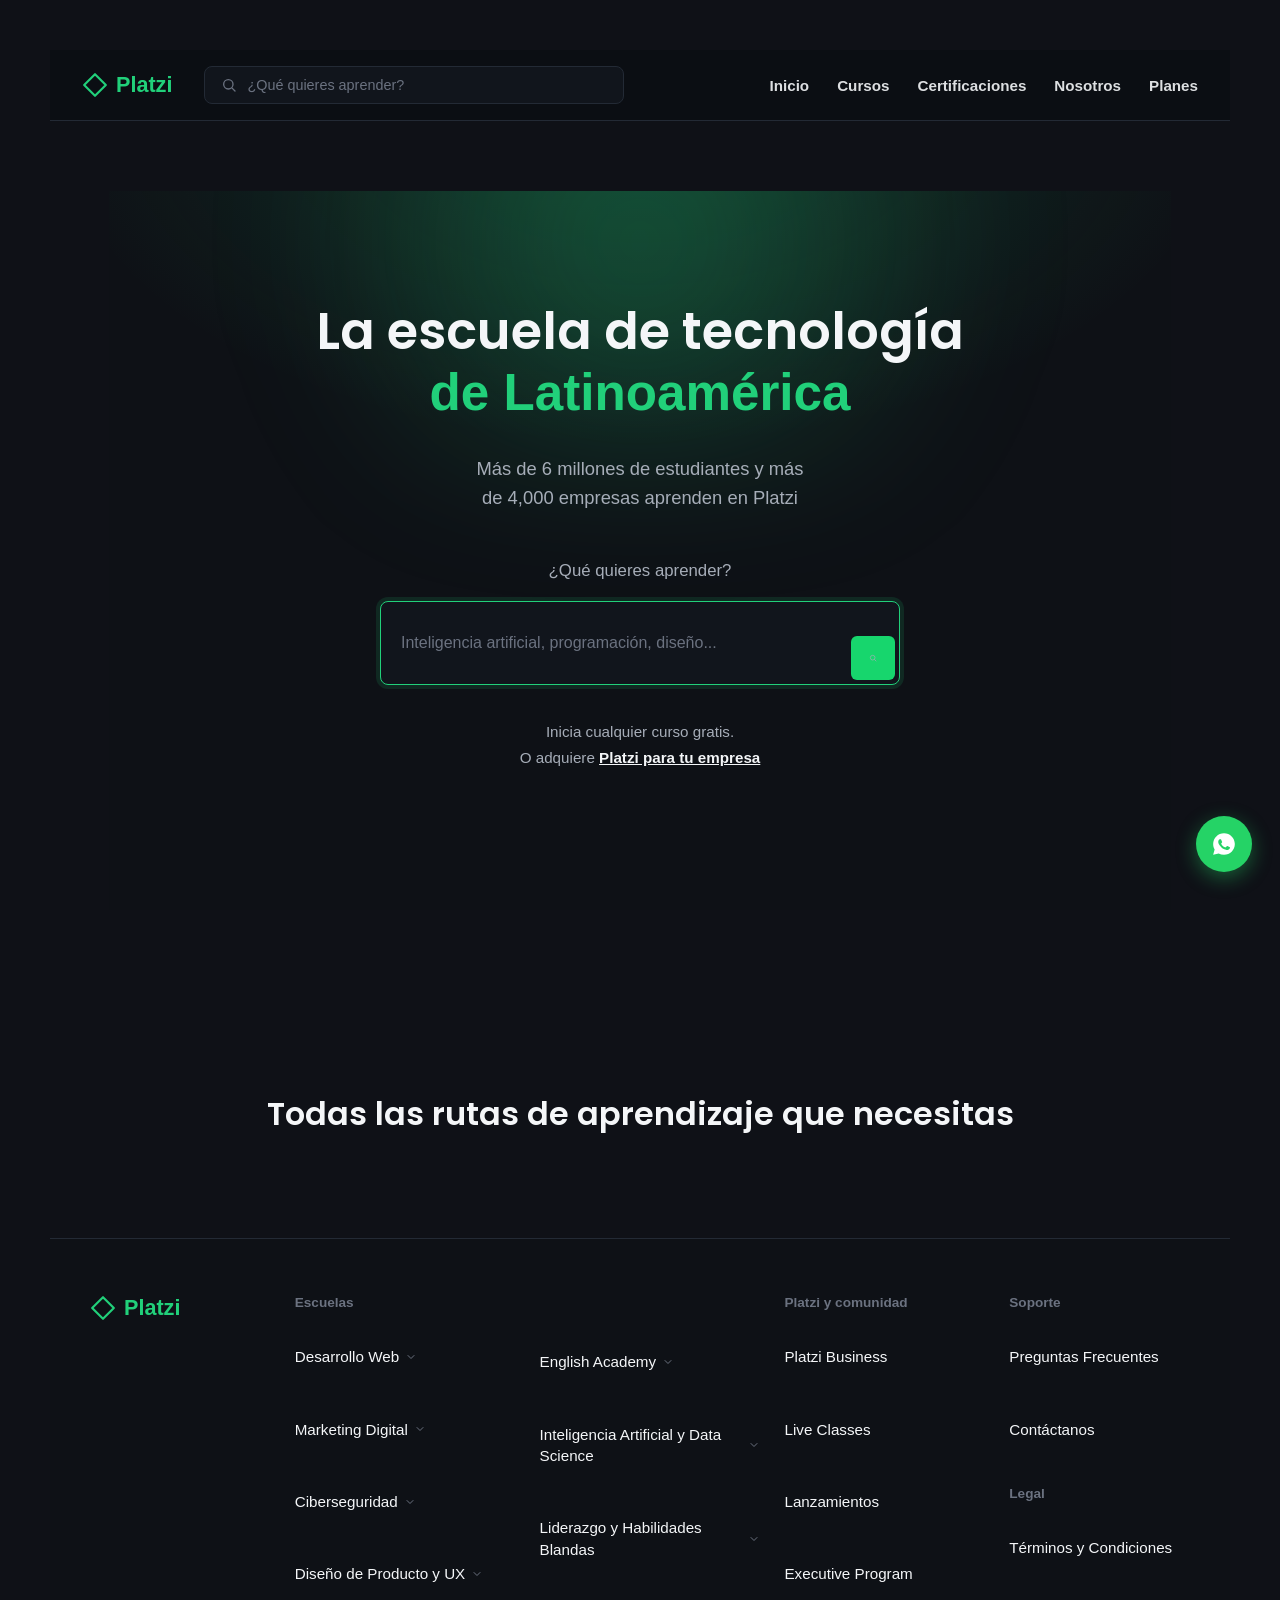
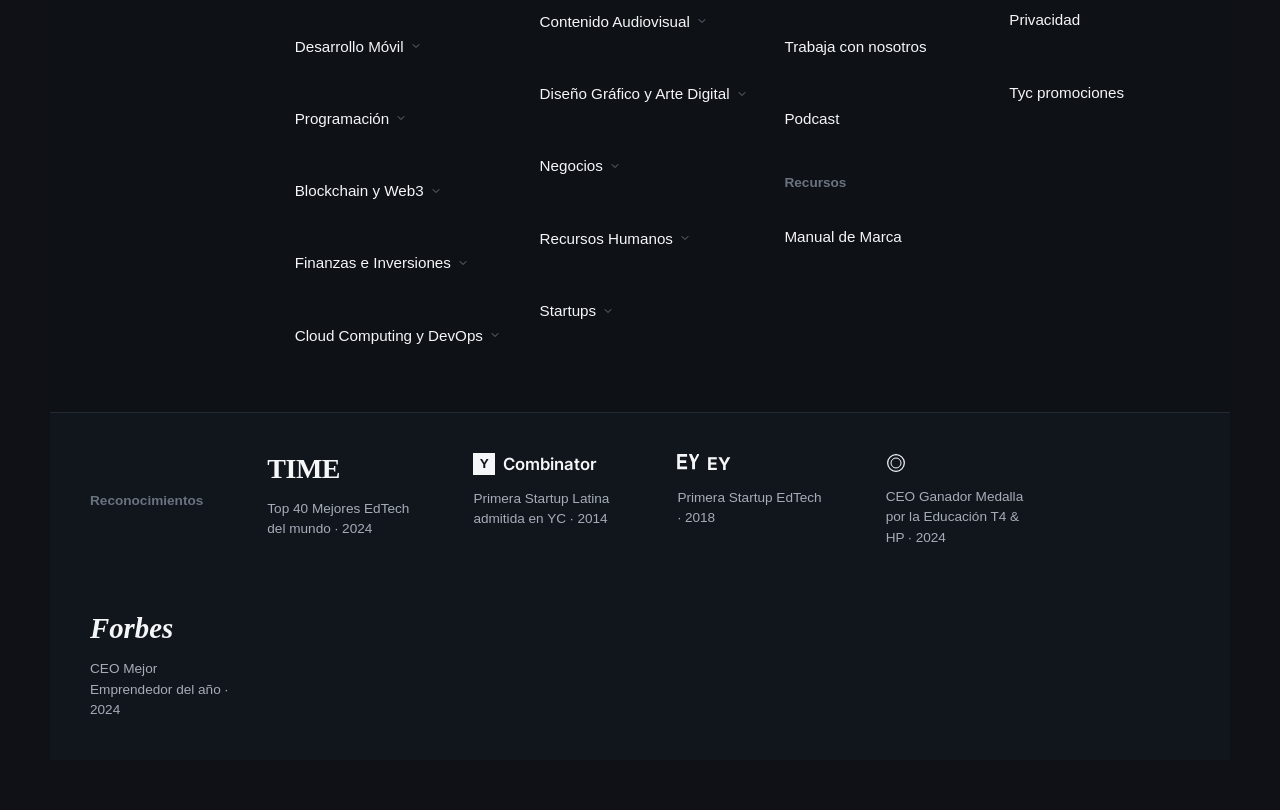
<file: index.html>
<!DOCTYPE html>
<html lang="es">

<head>
    <meta charset="UTF-8">
    <meta name="viewport" content="width=device-width, initial-scale=1.0">
    <title>Platzi | La escuela de tecnología de Latinoamérica</title>
    <link rel="stylesheet" href="stylesheet.css">
    <link rel="preconnect" href="https://fonts.googleapis.com">
    <link
        href="https://fonts.googleapis.com/css2?family=Poppins:wght@500;600;700&family=Inter:wght@400;500;600&display=swap"
        rel="stylesheet">
</head>

<body>

    <header class="navbar">
        <div class="navbar__inner">
            <a href="./index.html" class="brand">
                <svg class="brand__icon" width="26" height="26" viewBox="0 0 24 24" fill="none">
                    <path d="M12 2L22 12L12 22L2 12L12 2Z" stroke="currentColor" stroke-width="2"
                        stroke-linejoin="round" />
                </svg>
                <span>Platzi</span>
            </a>

            <div class="searchbar">
                <svg width="16" height="16" viewBox="0 0 24 24" fill="none">
                    <circle cx="11" cy="11" r="7" stroke="currentColor" stroke-width="2" />
                    <line x1="21" y1="21" x2="16.65" y2="16.65" stroke="currentColor" stroke-width="2"
                        stroke-linecap="round" />
                </svg>
                <input type="text" placeholder="¿Qué quieres aprender?">
            </div>

            <nav class="nav-links">
                <a href="index.html">Inicio</a>
                <a href="cursos.html">Cursos</a>
                <a href="certificaciones.html">Certificaciones</a>
                <a href="nosotros.html">Nosotros</a>
                <a href="planes.html">Planes</a>
            </nav>
        </div>
    </header>

    <main>
        <section class="hero">
            <div class="hero__glow"></div>
            <div class="hero__content">
                <h1 class="hero__title">
                    La escuela de tecnología
                    <span class="hero__title--accent">de Latinoamérica</span>
                </h1>

                <p class="hero__subtitle">
                    Más de 6 millones de estudiantes y más<br>
                    de 4,000 empresas aprenden en Platzi
                </p>

                <p class="hero__question">¿Qué quieres aprender?</p>

                <form class="hero__search" onsubmit="return false;">
                    <input type="text" placeholder="Inteligencia artificial, programación, diseño...">
                    <button type="submit" aria-label="Buscar">
                        <svg width="18" height="18" viewBox="0 0 24 24" fill="none">
                            <circle cx="11" cy="11" r="7" stroke="currentColor" stroke-width="2" />
                            <line x1="21" y1="21" x2="16.65" y2="16.65" stroke="currentColor" stroke-width="2"
                                stroke-linecap="round" />
                        </svg>
                    </button>
                </form>

                <p class="hero__cta">
                    Inicia cualquier curso gratis.<br>
                    O adquiere <a href="#">Platzi para tu empresa</a>
                </p>
            </div>
        </section>

        <section class="routes">
            <h2>Todas las rutas de aprendizaje que necesitas</h2>
        </section>
    </main>

    <footer class="footer">
        <div class="footer__main">
            <a href="#" class="brand footer__brand">
                <svg class="brand__icon" width="26" height="26" viewBox="0 0 24 24" fill="none">
                    <path d="M12 2L22 12L12 22L2 12L12 2Z" stroke="currentColor" stroke-width="2"
                        stroke-linejoin="round" />
                </svg>
                <span>Platzi</span>
            </a>

            <div class="footer__col">
                <h4>Escuelas</h4>
                <ul>
                    <li><a href="#">Desarrollo Web <svg class="chevron" width="12" height="12" viewBox="0 0 24 24"
                                fill="none">
                                <path d="M6 9l6 6 6-6" stroke="currentColor" stroke-width="2" stroke-linecap="round"
                                    stroke-linejoin="round" />
                            </svg></a></li>
                    <li><a href="#">Marketing Digital <svg class="chevron" width="12" height="12" viewBox="0 0 24 24"
                                fill="none">
                                <path d="M6 9l6 6 6-6" stroke="currentColor" stroke-width="2" stroke-linecap="round"
                                    stroke-linejoin="round" />
                            </svg></a></li>
                    <li><a href="#">Ciberseguridad <svg class="chevron" width="12" height="12" viewBox="0 0 24 24"
                                fill="none">
                                <path d="M6 9l6 6 6-6" stroke="currentColor" stroke-width="2" stroke-linecap="round"
                                    stroke-linejoin="round" />
                            </svg></a></li>
                    <li><a href="#">Diseño de Producto y UX <svg class="chevron" width="12" height="12"
                                viewBox="0 0 24 24" fill="none">
                                <path d="M6 9l6 6 6-6" stroke="currentColor" stroke-width="2" stroke-linecap="round"
                                    stroke-linejoin="round" />
                            </svg></a></li>
                    <li><a href="#">Desarrollo Móvil <svg class="chevron" width="12" height="12" viewBox="0 0 24 24"
                                fill="none">
                                <path d="M6 9l6 6 6-6" stroke="currentColor" stroke-width="2" stroke-linecap="round"
                                    stroke-linejoin="round" />
                            </svg></a></li>
                    <li><a href="#">Programación <svg class="chevron" width="12" height="12" viewBox="0 0 24 24"
                                fill="none">
                                <path d="M6 9l6 6 6-6" stroke="currentColor" stroke-width="2" stroke-linecap="round"
                                    stroke-linejoin="round" />
                            </svg></a></li>
                    <li><a href="#">Blockchain y Web3 <svg class="chevron" width="12" height="12" viewBox="0 0 24 24"
                                fill="none">
                                <path d="M6 9l6 6 6-6" stroke="currentColor" stroke-width="2" stroke-linecap="round"
                                    stroke-linejoin="round" />
                            </svg></a></li>
                    <li><a href="#">Finanzas e Inversiones <svg class="chevron" width="12" height="12"
                                viewBox="0 0 24 24" fill="none">
                                <path d="M6 9l6 6 6-6" stroke="currentColor" stroke-width="2" stroke-linecap="round"
                                    stroke-linejoin="round" />
                            </svg></a></li>
                    <li><a href="#">Cloud Computing y DevOps <svg class="chevron" width="12" height="12"
                                viewBox="0 0 24 24" fill="none">
                                <path d="M6 9l6 6 6-6" stroke="currentColor" stroke-width="2" stroke-linecap="round"
                                    stroke-linejoin="round" />
                            </svg></a></li>
                </ul>
            </div>

            <div class="footer__col footer__col--noheading">
                <ul>
                    <li><a href="#">English Academy <svg class="chevron" width="12" height="12" viewBox="0 0 24 24"
                                fill="none">
                                <path d="M6 9l6 6 6-6" stroke="currentColor" stroke-width="2" stroke-linecap="round"
                                    stroke-linejoin="round" />
                            </svg></a></li>
                    <li><a href="#">Inteligencia Artificial y Data Science <svg class="chevron" width="12" height="12"
                                viewBox="0 0 24 24" fill="none">
                                <path d="M6 9l6 6 6-6" stroke="currentColor" stroke-width="2" stroke-linecap="round"
                                    stroke-linejoin="round" />
                            </svg></a></li>
                    <li><a href="#">Liderazgo y Habilidades Blandas <svg class="chevron" width="12" height="12"
                                viewBox="0 0 24 24" fill="none">
                                <path d="M6 9l6 6 6-6" stroke="currentColor" stroke-width="2" stroke-linecap="round"
                                    stroke-linejoin="round" />
                            </svg></a></li>
                    <li><a href="#">Contenido Audiovisual <svg class="chevron" width="12" height="12"
                                viewBox="0 0 24 24" fill="none">
                                <path d="M6 9l6 6 6-6" stroke="currentColor" stroke-width="2" stroke-linecap="round"
                                    stroke-linejoin="round" />
                            </svg></a></li>
                    <li><a href="#">Diseño Gráfico y Arte Digital <svg class="chevron" width="12" height="12"
                                viewBox="0 0 24 24" fill="none">
                                <path d="M6 9l6 6 6-6" stroke="currentColor" stroke-width="2" stroke-linecap="round"
                                    stroke-linejoin="round" />
                            </svg></a></li>
                    <li><a href="#">Negocios <svg class="chevron" width="12" height="12" viewBox="0 0 24 24"
                                fill="none">
                                <path d="M6 9l6 6 6-6" stroke="currentColor" stroke-width="2" stroke-linecap="round"
                                    stroke-linejoin="round" />
                            </svg></a></li>
                    <li><a href="#">Recursos Humanos <svg class="chevron" width="12" height="12" viewBox="0 0 24 24"
                                fill="none">
                                <path d="M6 9l6 6 6-6" stroke="currentColor" stroke-width="2" stroke-linecap="round"
                                    stroke-linejoin="round" />
                            </svg></a></li>
                    <li><a href="#">Startups <svg class="chevron" width="12" height="12" viewBox="0 0 24 24"
                                fill="none">
                                <path d="M6 9l6 6 6-6" stroke="currentColor" stroke-width="2" stroke-linecap="round"
                                    stroke-linejoin="round" />
                            </svg></a></li>
                </ul>
            </div>

            <div class="footer__col">
                <h4>Platzi y comunidad</h4>
                <ul>
                    <li><a href="#">Platzi Business</a></li>
                    <li><a href="#">Live Classes</a></li>
                    <li><a href="#">Lanzamientos</a></li>
                    <li><a href="#">Executive Program</a></li>
                    <li><a href="#">Trabaja con nosotros</a></li>
                    <li><a href="#">Podcast</a></li>
                </ul>

                <h4 class="footer__subheading">Recursos</h4>
                <ul>
                    <li><a href="#">Manual de Marca</a></li>
                </ul>
            </div>

            <div class="footer__col">
                <h4>Soporte</h4>
                <ul>
                    <li><a href="#">Preguntas Frecuentes</a></li>
                    <li><a href="#">Contáctanos</a></li>
                </ul>

                <h4 class="footer__subheading">Legal</h4>
                <ul>
                    <li><a href="#">Términos y Condiciones</a></li>
                    <li><a href="#">Privacidad</a></li>
                    <li><a href="#">Tyc promociones</a></li>
                </ul>
            </div>
        </div>

        <div class="footer__recognitions">
            <span class="footer__recognitions-label">Reconocimientos</span>

            <div class="recognition">
                <span class="recognition__logo recognition__logo--time">TIME</span>
                <p>Top 40 Mejores EdTech<br>del mundo · 2024</p>
            </div>

            <div class="recognition">
                <span class="recognition__logo recognition__logo--yc">
                    <span class="recognition__yc-mark">Y</span> Combinator
                </span>
                <p>Primera Startup Latina<br>admitida en YC · 2014</p>
            </div>

            <div class="recognition">
                <span class="recognition__logo recognition__logo--ey">
                    <svg width="22" height="18" viewBox="0 0 24 20" fill="currentColor">
                        <path d="M0 0h11v3H3v4h7v3H3v4h8v3H0V0zM13 0h3.2l3 6 3-6H25l-5.2 9.5V17h-3.2v-7.5L13 0z" />
                    </svg>
                    EY
                </span>
                <p>Primera Startup EdTech<br>· 2018</p>
            </div>

            <div class="recognition">
                <span class="recognition__logo recognition__logo--medal">
                    <svg width="20" height="20" viewBox="0 0 24 24" fill="none">
                        <circle cx="12" cy="12" r="10" stroke="currentColor" stroke-width="1.5" />
                        <circle cx="12" cy="12" r="6" stroke="currentColor" stroke-width="1.2" />
                    </svg>
                </span>
                <p>CEO Ganador Medalla<br>por la Educación T4 &amp;<br>HP · 2024</p>
            </div>

            <div class="recognition">
                <span class="recognition__logo recognition__logo--forbes">Forbes</span>
                <p>CEO Mejor<br>Emprendedor del año ·<br>2024</p>
            </div>
        </div>
    </footer>

    <a href="#" class="whatsapp-btn" aria-label="Contactar por WhatsApp">
        <svg width="26" height="26" viewBox="0 0 24 24" fill="white">
            <path
                d="M12 2C6.48 2 2 6.48 2 12c0 1.85.5 3.58 1.36 5.07L2 22l5.07-1.33A9.94 9.94 0 0012 22c5.52 0 10-4.48 10-10S17.52 2 12 2zm5.2 14.2c-.22.62-1.28 1.18-1.77 1.24-.45.06-1.02.09-1.65-.1-.38-.12-.87-.28-1.5-.55-2.64-1.14-4.36-3.8-4.5-3.98-.13-.18-1.08-1.43-1.08-2.73 0-1.3.68-1.94.93-2.2.24-.26.52-.32.7-.32h.5c.16 0 .38-.06.59.45.22.53.75 1.83.82 1.96.07.13.11.29.02.47-.09.18-.14.29-.27.45-.13.16-.28.35-.4.47-.13.13-.27.28-.12.55.16.27.7 1.15 1.5 1.86 1.03.92 1.9 1.2 2.17 1.34.27.13.43.11.59-.07.16-.18.68-.79.86-1.06.18-.27.36-.22.6-.13.24.09 1.53.72 1.79.85.27.13.44.2.51.31.07.11.07.62-.15 1.24z" />
        </svg>
    </a>

    
</body>

</html>
</file>
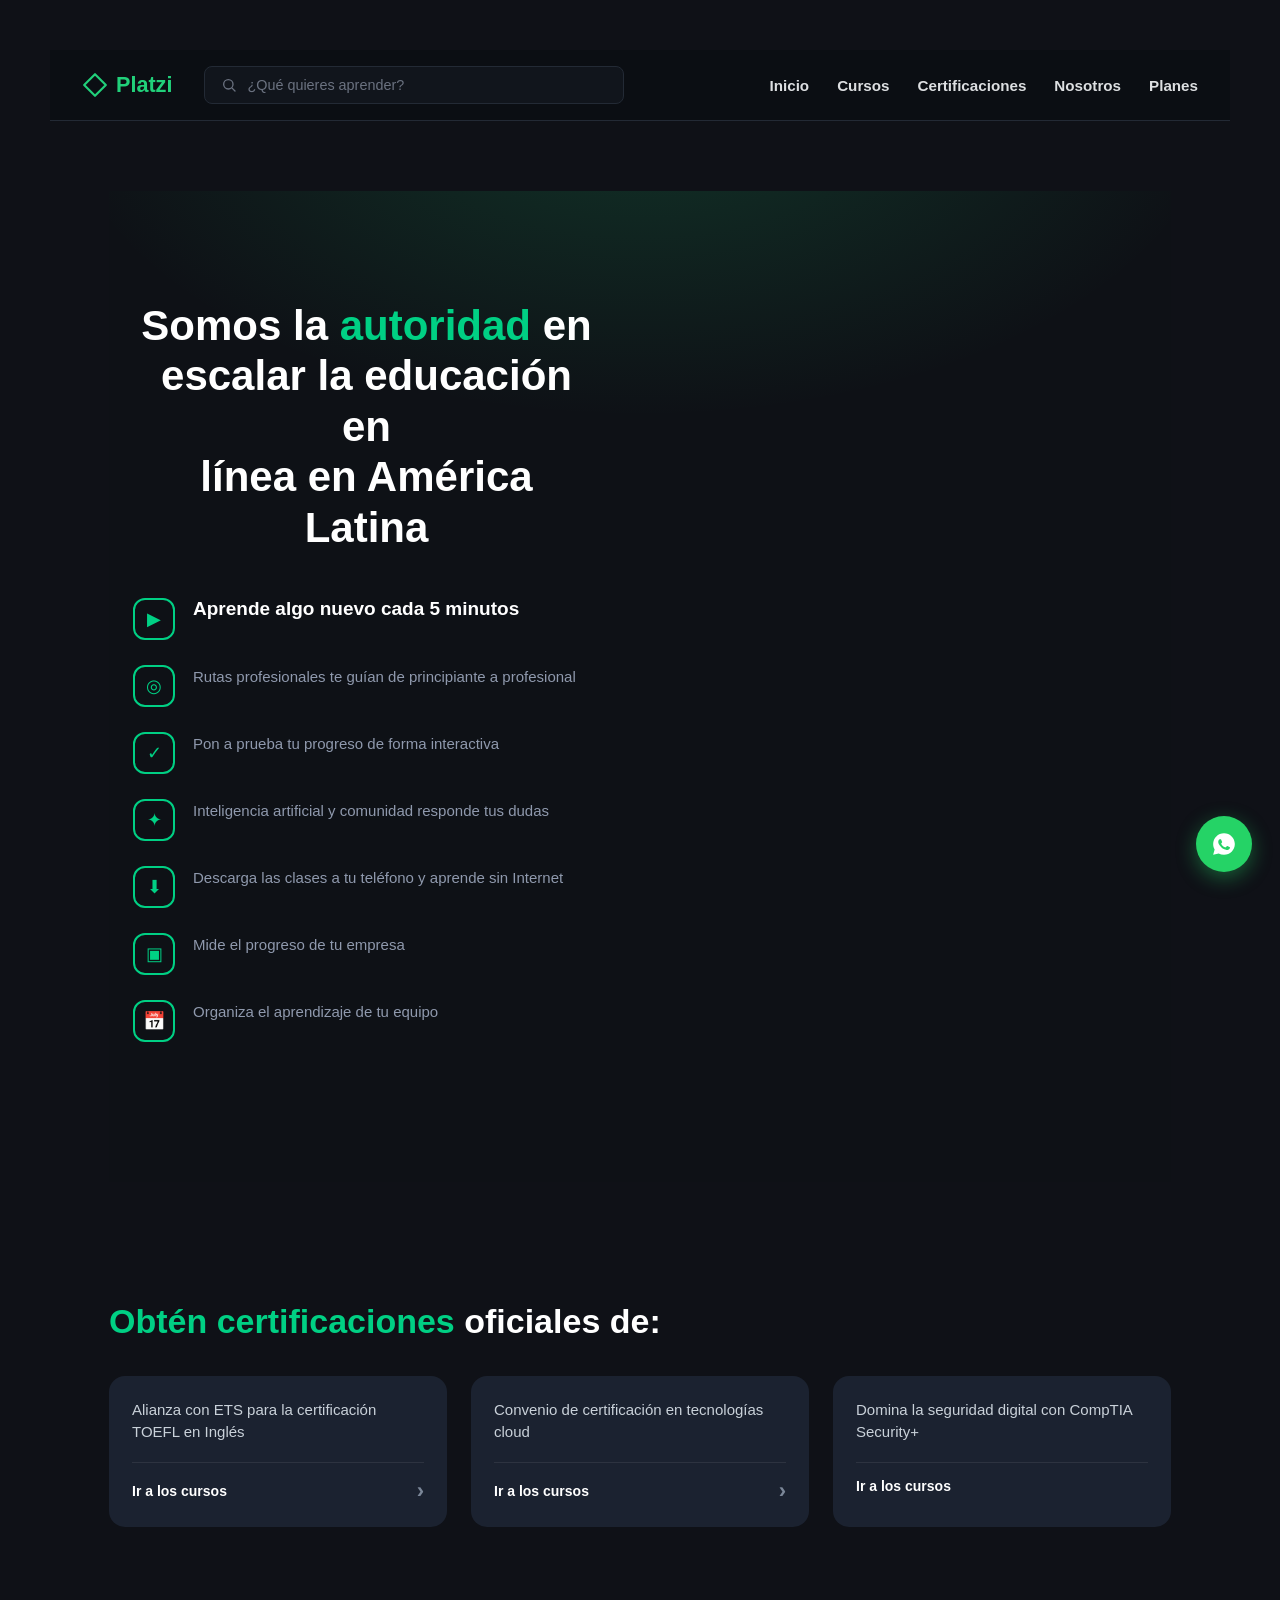
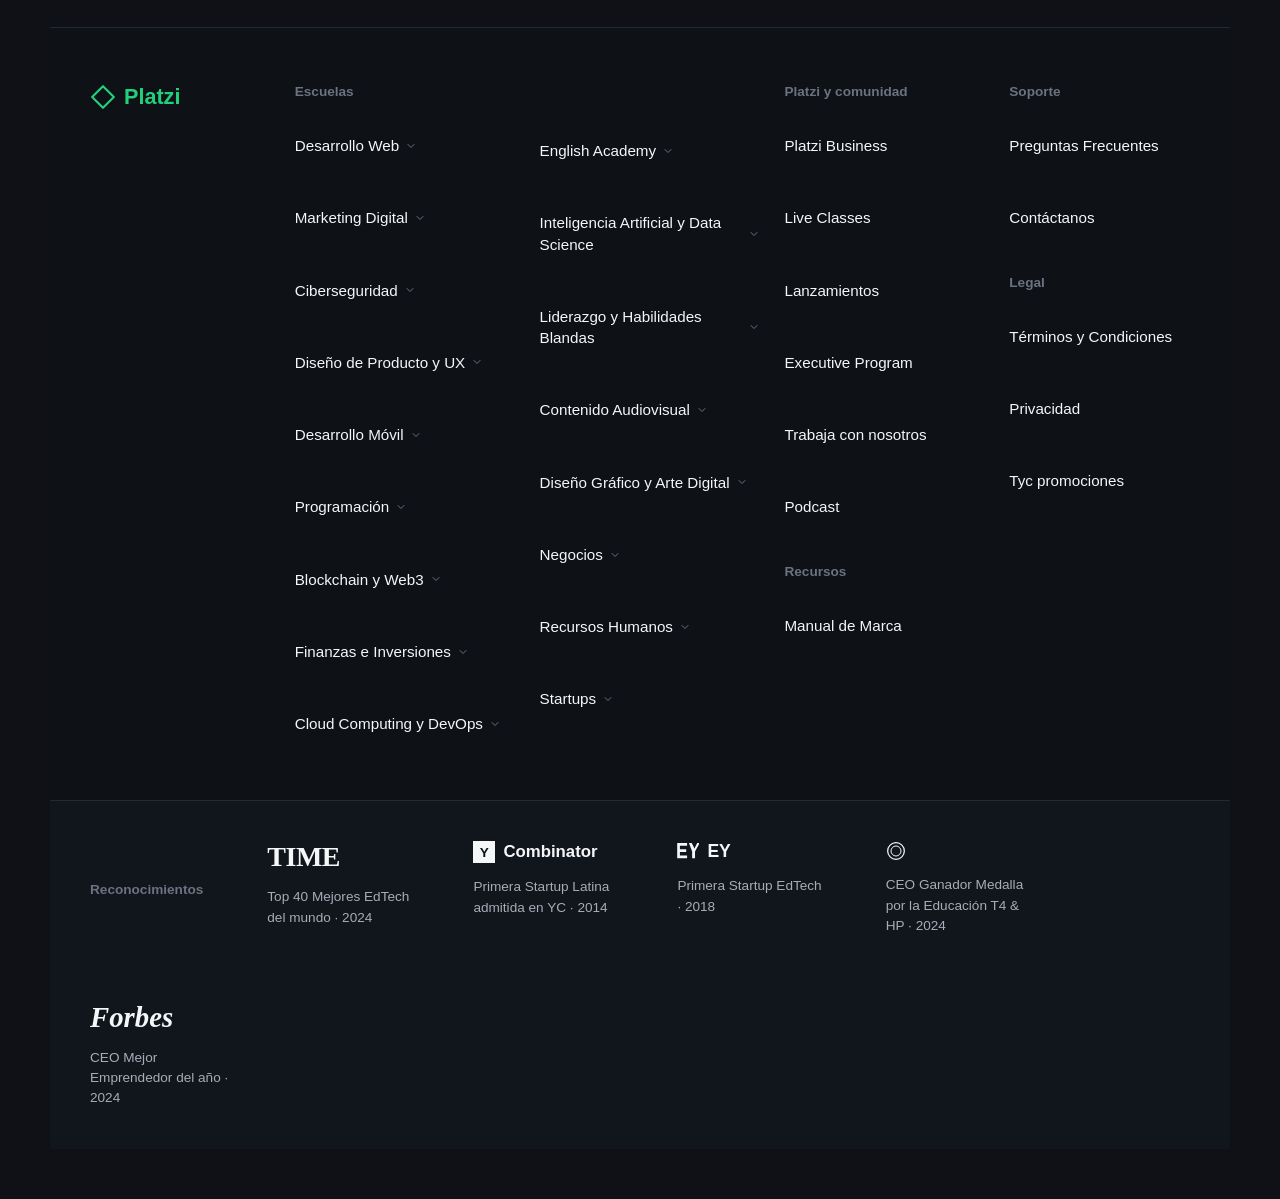
<file: certificaciones.html>
<!DOCTYPE html>
<html lang="es">

<head>
    <meta charset="UTF-8">
    <meta name="viewport" content="width=device-width, initial-scale=1.0">

    <title>Platzi Clone</title>

    <link rel="stylesheet" href="stylesheet.css">

    <!-- Fuente IBM Plex Sans -->
    <link rel="preconnect" href="https://fonts.googleapis.com">
    <link rel="preconnect" href="https://fonts.gstatic.com" crossorigin>
    <link href="https://fonts.googleapis.com/css2?family=IBM+Plex+Sans:wght@300;400;500;600;700&display=swap"
        rel="stylesheet">
</head>

<body>

    <!-- ==========================
            NAVBAR
    =========================== -->

    <header class="navbar">

        <div class="navbar__inner">

            <a href="./index.html" class="brand">

                <svg class="brand__icon" width="26" height="26" viewBox="0 0 24 24" fill="none">

                    <path d="M12 2L22 12L12 22L2 12L12 2Z" stroke="currentColor" stroke-width="2"
                        stroke-linejoin="round" />

                </svg>

                <span>Platzi</span>

            </a>

            <div class="searchbar">

                <svg width="16" height="16" viewBox="0 0 24 24" fill="none">

                    <circle cx="11" cy="11" r="7" stroke="currentColor" stroke-width="2" />

                    <line x1="21" y1="21" x2="16.65" y2="16.65" stroke="currentColor" stroke-width="2"
                        stroke-linecap="round" />

                </svg>

                <input type="text" placeholder="¿Qué quieres aprender?">

            </div>

            <nav class="nav-links">
                <a href="index.html">Inicio</a>
                <a href="cursos.html">Cursos</a>
                <a href="certificaciones.html">Certificaciones</a>
                <a href="nosotros.html">Nosotros</a>
                <a href="planes.html">Planes</a>
            </nav>

        </div>
    </header>

    <!-- ==========================
            HERO
    =========================== -->

    <section class="hero">

        <div class="hero-info">

            <h1>
                Somos la <span>autoridad</span> en
                <br>
                escalar la educación en
                <br>
                línea en América Latina
            </h1>

            <div class="hero-list">

                <div class="item">

                    <div class="icon">▶</div>

                    <div>

                        <h3>Aprende algo nuevo cada 5 minutos</h3>

                    </div>

                </div>

                <div class="item">

                    <div class="icon">◎</div>

                    <div>

                        <p>Rutas profesionales te guían de principiante a profesional</p>

                    </div>

                </div>

                <div class="item">

                    <div class="icon">✓</div>

                    <div>

                        <p>Pon a prueba tu progreso de forma interactiva</p>

                    </div>

                </div>

                <div class="item">

                    <div class="icon">✦</div>

                    <div>

                        <p>Inteligencia artificial y comunidad responde tus dudas</p>

                    </div>

                </div>

                <div class="item">

                    <div class="icon">⬇</div>

                    <div>

                        <p>Descarga las clases a tu teléfono y aprende sin Internet</p>

                    </div>

                </div>

                <div class="item">

                    <div class="icon">▣</div>

                    <div>

                        <p>Mide el progreso de tu empresa</p>

                    </div>

                </div>

                <div class="item">

                    <div class="icon">📅</div>

                    <div>

                        <p>Organiza el aprendizaje de tu equipo</p>

                    </div>

                </div>

            </div>

        </div>

        <div class="hero-img">

            

        </div>

    </section>

    <!-- ==========================
        CERTIFICACIONES
    =========================== -->

    <section class="certificaciones">

        <h2>

            <span>Obtén certificaciones</span> oficiales de:

        </h2>

        <div class="cards-certificaciones">

            <!-- TOEFL -->

            <div class="card-certificacion">

                <div class="card-top">

                    

                    <p>
                        Alianza con ETS para la certificación TOEFL en Inglés
                    </p>

                </div>

                <hr>

                <a href="#">
                    Ir a los cursos
                    <span>›</span>
                </a>

            </div>

            <!-- GOOGLE -->

            <div class="card-certificacion">

                <div class="card-top">

                   

                    <p>
                        Convenio de certificación en tecnologías cloud
                    </p>

                </div>

                <hr>

                <a href="#">
                    Ir a los cursos
                    <span>›</span>
                </a>

            </div>

            <!-- COMPTIA -->

            <div class="card-certificacion">

                <div class="card-top">

                   
                    <p>
                        Domina la seguridad digital con CompTIA Security+
                    </p>

                </div>

                <hr>

                <a href="#">
                    Ir a los cursos
                    <span></span>
                </a>

            </div>

        </div>

    </section>
    <footer class="footer">
    <div class="footer__main">
      <a href="#" class="brand footer__brand">
        <svg class="brand__icon" width="26" height="26" viewBox="0 0 24 24" fill="none">
          <path d="M12 2L22 12L12 22L2 12L12 2Z" stroke="currentColor" stroke-width="2" stroke-linejoin="round"/>
        </svg>
        <span>Platzi</span>
      </a>

      <div class="footer__col">
        <h4>Escuelas</h4>
        <ul>
          <li><a href="#">Desarrollo Web <svg class="chevron" width="12" height="12" viewBox="0 0 24 24" fill="none"><path d="M6 9l6 6 6-6" stroke="currentColor" stroke-width="2" stroke-linecap="round" stroke-linejoin="round"/></svg></a></li>
          <li><a href="#">Marketing Digital <svg class="chevron" width="12" height="12" viewBox="0 0 24 24" fill="none"><path d="M6 9l6 6 6-6" stroke="currentColor" stroke-width="2" stroke-linecap="round" stroke-linejoin="round"/></svg></a></li>
          <li><a href="#">Ciberseguridad <svg class="chevron" width="12" height="12" viewBox="0 0 24 24" fill="none"><path d="M6 9l6 6 6-6" stroke="currentColor" stroke-width="2" stroke-linecap="round" stroke-linejoin="round"/></svg></a></li>
          <li><a href="#">Diseño de Producto y UX <svg class="chevron" width="12" height="12" viewBox="0 0 24 24" fill="none"><path d="M6 9l6 6 6-6" stroke="currentColor" stroke-width="2" stroke-linecap="round" stroke-linejoin="round"/></svg></a></li>
          <li><a href="#">Desarrollo Móvil <svg class="chevron" width="12" height="12" viewBox="0 0 24 24" fill="none"><path d="M6 9l6 6 6-6" stroke="currentColor" stroke-width="2" stroke-linecap="round" stroke-linejoin="round"/></svg></a></li>
          <li><a href="#">Programación <svg class="chevron" width="12" height="12" viewBox="0 0 24 24" fill="none"><path d="M6 9l6 6 6-6" stroke="currentColor" stroke-width="2" stroke-linecap="round" stroke-linejoin="round"/></svg></a></li>
          <li><a href="#">Blockchain y Web3 <svg class="chevron" width="12" height="12" viewBox="0 0 24 24" fill="none"><path d="M6 9l6 6 6-6" stroke="currentColor" stroke-width="2" stroke-linecap="round" stroke-linejoin="round"/></svg></a></li>
          <li><a href="#">Finanzas e Inversiones <svg class="chevron" width="12" height="12" viewBox="0 0 24 24" fill="none"><path d="M6 9l6 6 6-6" stroke="currentColor" stroke-width="2" stroke-linecap="round" stroke-linejoin="round"/></svg></a></li>
          <li><a href="#">Cloud Computing y DevOps <svg class="chevron" width="12" height="12" viewBox="0 0 24 24" fill="none"><path d="M6 9l6 6 6-6" stroke="currentColor" stroke-width="2" stroke-linecap="round" stroke-linejoin="round"/></svg></a></li>
        </ul>
      </div>

      <div class="footer__col footer__col--noheading">
        <ul>
          <li><a href="#">English Academy <svg class="chevron" width="12" height="12" viewBox="0 0 24 24" fill="none"><path d="M6 9l6 6 6-6" stroke="currentColor" stroke-width="2" stroke-linecap="round" stroke-linejoin="round"/></svg></a></li>
          <li><a href="#">Inteligencia Artificial y Data Science <svg class="chevron" width="12" height="12" viewBox="0 0 24 24" fill="none"><path d="M6 9l6 6 6-6" stroke="currentColor" stroke-width="2" stroke-linecap="round" stroke-linejoin="round"/></svg></a></li>
          <li><a href="#">Liderazgo y Habilidades Blandas <svg class="chevron" width="12" height="12" viewBox="0 0 24 24" fill="none"><path d="M6 9l6 6 6-6" stroke="currentColor" stroke-width="2" stroke-linecap="round" stroke-linejoin="round"/></svg></a></li>
          <li><a href="#">Contenido Audiovisual <svg class="chevron" width="12" height="12" viewBox="0 0 24 24" fill="none"><path d="M6 9l6 6 6-6" stroke="currentColor" stroke-width="2" stroke-linecap="round" stroke-linejoin="round"/></svg></a></li>
          <li><a href="#">Diseño Gráfico y Arte Digital <svg class="chevron" width="12" height="12" viewBox="0 0 24 24" fill="none"><path d="M6 9l6 6 6-6" stroke="currentColor" stroke-width="2" stroke-linecap="round" stroke-linejoin="round"/></svg></a></li>
          <li><a href="#">Negocios <svg class="chevron" width="12" height="12" viewBox="0 0 24 24" fill="none"><path d="M6 9l6 6 6-6" stroke="currentColor" stroke-width="2" stroke-linecap="round" stroke-linejoin="round"/></svg></a></li>
          <li><a href="#">Recursos Humanos <svg class="chevron" width="12" height="12" viewBox="0 0 24 24" fill="none"><path d="M6 9l6 6 6-6" stroke="currentColor" stroke-width="2" stroke-linecap="round" stroke-linejoin="round"/></svg></a></li>
          <li><a href="#">Startups <svg class="chevron" width="12" height="12" viewBox="0 0 24 24" fill="none"><path d="M6 9l6 6 6-6" stroke="currentColor" stroke-width="2" stroke-linecap="round" stroke-linejoin="round"/></svg></a></li>
        </ul>
      </div>

      <div class="footer__col">
        <h4>Platzi y comunidad</h4>
        <ul>
          <li><a href="#">Platzi Business</a></li>
          <li><a href="#">Live Classes</a></li>
          <li><a href="#">Lanzamientos</a></li>
          <li><a href="#">Executive Program</a></li>
          <li><a href="#">Trabaja con nosotros</a></li>
          <li><a href="#">Podcast</a></li>
        </ul>

        <h4 class="footer__subheading">Recursos</h4>
        <ul>
          <li><a href="#">Manual de Marca</a></li>
        </ul>
      </div>

      <div class="footer__col">
        <h4>Soporte</h4>
        <ul>
          <li><a href="#">Preguntas Frecuentes</a></li>
          <li><a href="#">Contáctanos</a></li>
        </ul>

        <h4 class="footer__subheading">Legal</h4>
        <ul>
          <li><a href="#">Términos y Condiciones</a></li>
          <li><a href="#">Privacidad</a></li>
          <li><a href="#">Tyc promociones</a></li>
        </ul>
      </div>
    </div>

    <div class="footer__recognitions">
      <span class="footer__recognitions-label">Reconocimientos</span>

      <div class="recognition">
        <span class="recognition__logo recognition__logo--time">TIME</span>
        <p>Top 40 Mejores EdTech<br>del mundo · 2024</p>
      </div>

      <div class="recognition">
        <span class="recognition__logo recognition__logo--yc">
          <span class="recognition__yc-mark">Y</span> Combinator
        </span>
        <p>Primera Startup Latina<br>admitida en YC · 2014</p>
      </div>

      <div class="recognition">
        <span class="recognition__logo recognition__logo--ey">
          <svg width="22" height="18" viewBox="0 0 24 20" fill="currentColor"><path d="M0 0h11v3H3v4h7v3H3v4h8v3H0V0zM13 0h3.2l3 6 3-6H25l-5.2 9.5V17h-3.2v-7.5L13 0z"/></svg>
          EY
        </span>
        <p>Primera Startup EdTech<br>· 2018</p>
      </div>

      <div class="recognition">
        <span class="recognition__logo recognition__logo--medal">
          <svg width="20" height="20" viewBox="0 0 24 24" fill="none"><circle cx="12" cy="12" r="10" stroke="currentColor" stroke-width="1.5"/><circle cx="12" cy="12" r="6" stroke="currentColor" stroke-width="1.2"/></svg>
        </span>
        <p>CEO Ganador Medalla<br>por la Educación T4 &amp;<br>HP · 2024</p>
      </div>

      <div class="recognition">
        <span class="recognition__logo recognition__logo--forbes">Forbes</span>
        <p  >CEO Mejor<br>Emprendedor del año ·<br>2024</p>
      </div>
    </div>
  </footer>

  <a href="#" class="whatsapp-btn" aria-label="Contactar por WhatsApp">
    <svg width="26" height="26" viewBox="0 0 24 24" fill="white">
      <path d="M12 2C6.48 2 2 6.48 2 12c0 1.85.5 3.58 1.36 5.07L2 22l5.07-1.33A9.94 9.94 0 0012 22c5.52 0 10-4.48 10-10S17.52 2 12 2zm5.2 14.2c-.22.62-1.28 1.18-1.77 1.24-.45.06-1.02.09-1.65-.1-.38-.12-.87-.28-1.5-.55-2.64-1.14-4.36-3.8-4.5-3.98-.13-.18-1.08-1.43-1.08-2.73 0-1.3.68-1.94.93-2.2.24-.26.52-.32.7-.32h.5c.16 0 .38-.06.59.45.22.53.75 1.83.82 1.96.07.13.11.29.02.47-.09.18-.14.29-.27.45-.13.16-.28.35-.4.47-.13.13-.27.28-.12.55.16.27.7 1.15 1.5 1.86 1.03.92 1.9 1.2 2.17 1.34.27.13.43.11.59-.07.16-.18.68-.79.86-1.06.18-.27.36-.22.6-.13.24.09 1.53.72 1.79.85.27.13.44.2.51.31.07.11.07.62-.15 1.24z"/>
    </svg>
  </a>

</body>

</html>
</file>
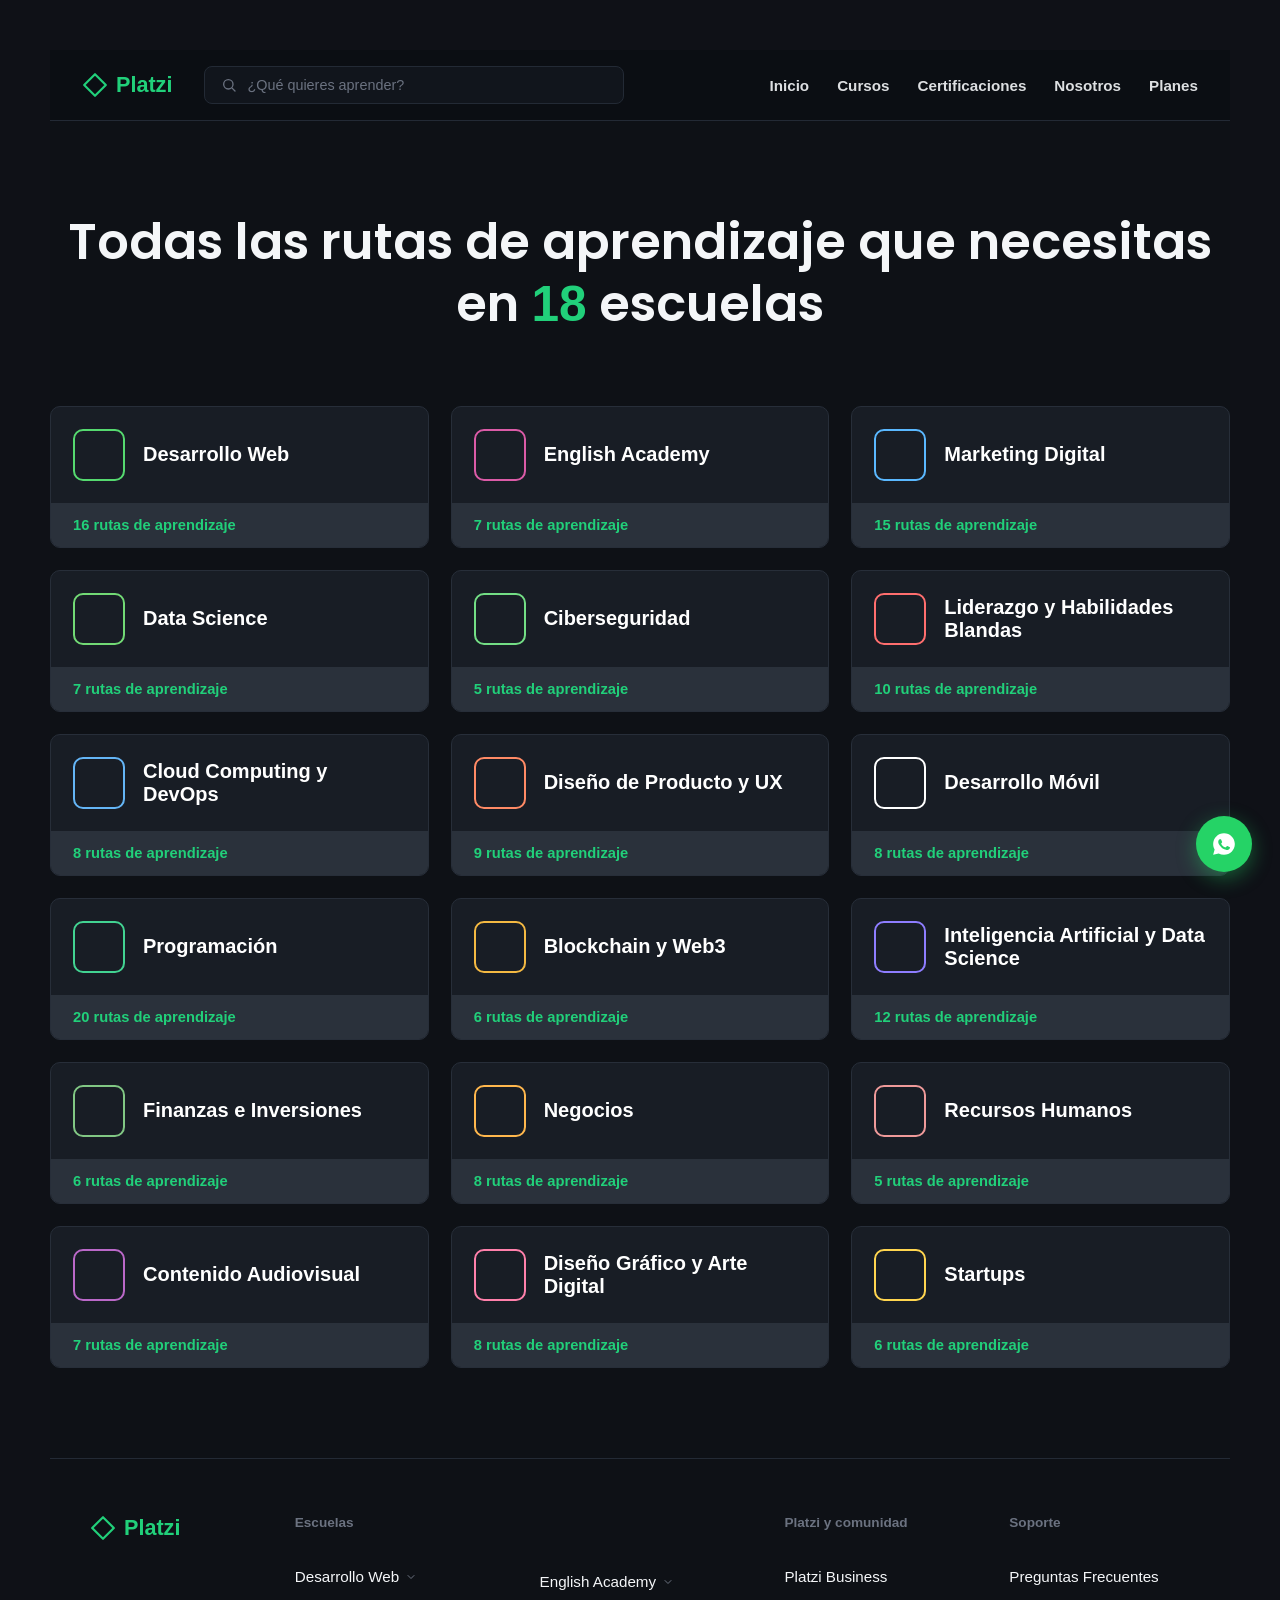
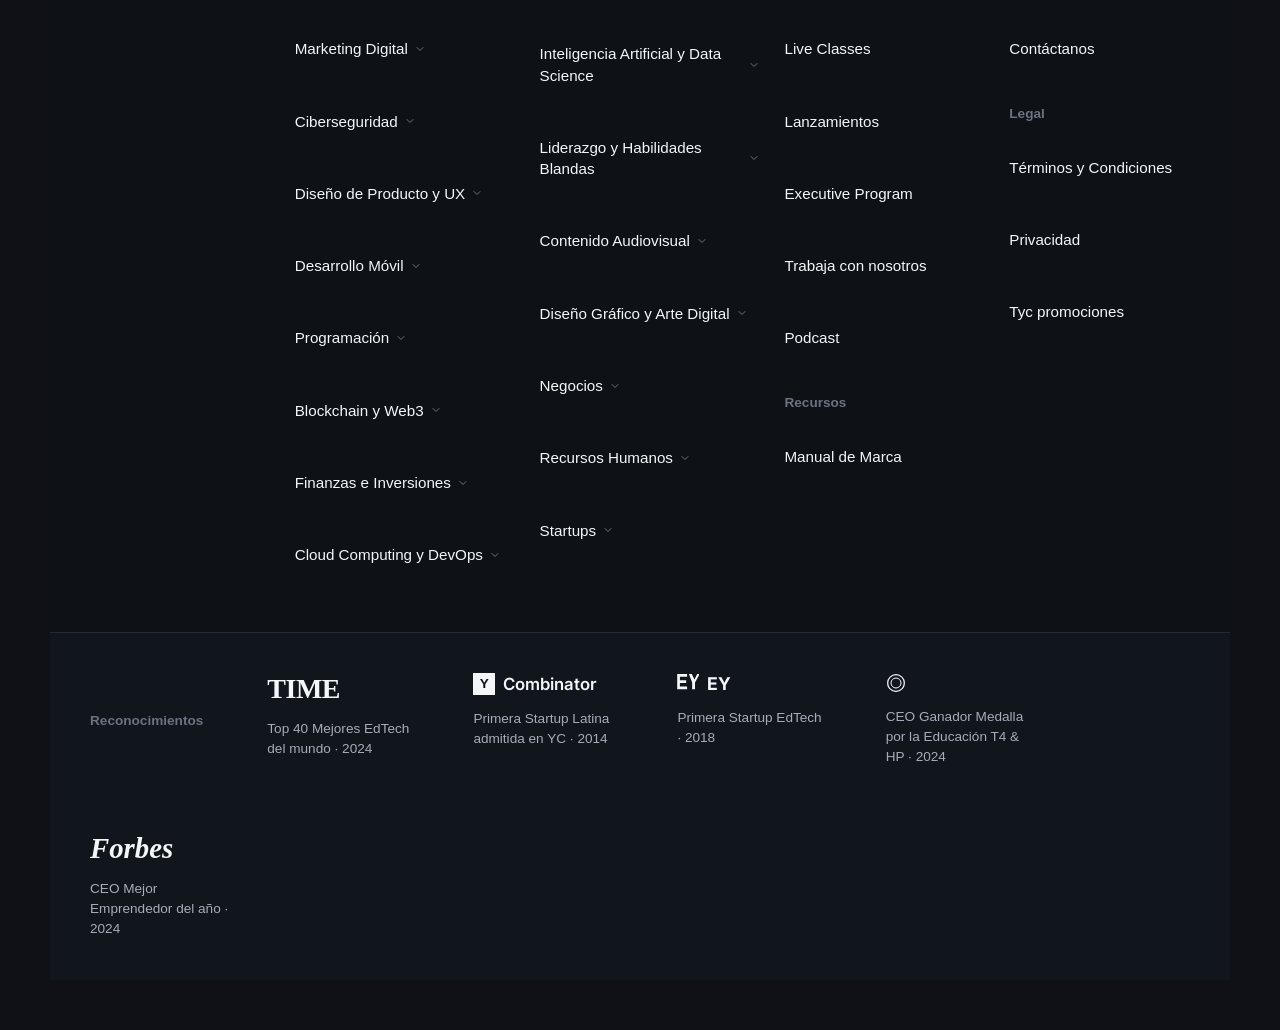
<file: cursos.html>
<!DOCTYPE html>
<html lang="es">

<head>
    <meta charset="UTF-8">
    <meta name="viewport" content="width=device-width, initial-scale=1.0">
    <title>Platzi | La escuela de tecnología de Latinoamérica</title>
    <link rel="stylesheet" href="stylesheet.css">
    <link rel="preconnect" href="https://fonts.googleapis.com">
    <link
        href="https://fonts.googleapis.com/css2?family=Poppins:wght@500;600;700&family=Inter:wght@400;500;600&display=swap"
        rel="stylesheet">
</head>

<body>

    <header class="navbar">
        <div class="navbar__inner">
            <a href="#" class="brand">
                <svg class="brand__icon" width="26" height="26" viewBox="0 0 24 24" fill="none">
                    <path d="M12 2L22 12L12 22L2 12L12 2Z" stroke="currentColor" stroke-width="2"
                        stroke-linejoin="round" />
                </svg>
                <span>Platzi</span>
            </a>

            <div class="searchbar">
                <svg width="16" height="16" viewBox="0 0 24 24" fill="none">
                    <circle cx="11" cy="11" r="7" stroke="currentColor" stroke-width="2" />
                    <line x1="21" y1="21" x2="16.65" y2="16.65" stroke="currentColor" stroke-width="2"
                        stroke-linecap="round" />
                </svg>
                <input type="text" placeholder="¿Qué quieres aprender?">
            </div>

            <nav class="nav-links">
                <a href="index.html">Inicio</a>
                <a href="cursos.html">Cursos</a>
                <a href="certificaciones.html">Certificaciones</a>
                <a href="nosotros.html">Nosotros</a>
                <a href="planes.html">Planes</a>
            </nav>

        </div>
    </header>

    <section class="learning-schools">

        <div class="container">

            <h2 class="learning-schools__title">
                Todas las rutas de aprendizaje que necesitas
                <br>
                en <span>18</span> escuelas
            </h2>

            <div class="learning-schools__grid">

                <!-- Card -->
                <article class="school">

                    <div class="school__header">

                        <div class="school__icon school__icon--web">
                            <i class="bi bi-code-slash"></i>
                        </div>

                        <h3 class="school__name">
                            Desarrollo Web
                        </h3>

                    </div>

                    <div class="school__footer">

                        <span>16 rutas de aprendizaje</span>

                        <i class="bi bi-chevron-down"></i>

                    </div>

                </article>

                <!-- Card -->
                <article class="school">

                    <div class="school__header">

                        <div class="school__icon school__icon--english">
                            <i class="bi bi-globe-americas"></i>
                        </div>

                        <h3 class="school__name">
                            English Academy
                        </h3>

                    </div>

                    <div class="school__footer">

                        <span>7 rutas de aprendizaje</span>

                        <i class="bi bi-chevron-down"></i>

                    </div>

                </article>

                <!-- Card -->
                <article class="school">

                    <div class="school__header">

                        <div class="school__icon school__icon--marketing">
                            <i class="bi bi-megaphone"></i>
                        </div>

                        <h3 class="school__name">
                            Marketing Digital
                        </h3>

                    </div>

                    <div class="school__footer">

                        <span>15 rutas de aprendizaje</span>

                        <i class="bi bi-chevron-down"></i>

                    </div>

                </article>

                <!-- Card -->
                <article class="school">

                    <div class="school__header">

                        <div class="school__icon school__icon--data">
                            <i class="bi bi-database"></i>
                        </div>

                        <h3 class="school__name">
                            Data Science
                        </h3>

                    </div>

                    <div class="school__footer">

                        <span>7 rutas de aprendizaje</span>

                        <i class="bi bi-chevron-down"></i>

                    </div>

                </article>

                <!-- Card -->
                <article class="school">

                    <div class="school__header">

                        <div class="school__icon school__icon--cyber">
                            <i class="bi bi-shield-lock"></i>
                        </div>

                        <h3 class="school__name">
                            Ciberseguridad
                        </h3>

                    </div>

                    <div class="school__footer">

                        <span>5 rutas de aprendizaje</span>

                        <i class="bi bi-chevron-down"></i>

                    </div>

                </article>

                <!-- Card -->
                <article class="school">

                    <div class="school__header">

                        <div class="school__icon school__icon--soft">
                            <i class="bi bi-people"></i>
                        </div>

                        <h3 class="school__name">
                            Liderazgo y Habilidades Blandas
                        </h3>

                    </div>

                    <div class="school__footer">

                        <span>10 rutas de aprendizaje</span>

                        <i class="bi bi-chevron-down"></i>

                    </div>

                </article>

                <!-- Card -->
                <article class="school">

                    <div class="school__header">

                        <div class="school__icon school__icon--cloud">
                            <i class="bi bi-cloud"></i>
                        </div>

                        <h3 class="school__name">
                            Cloud Computing y DevOps
                        </h3>

                    </div>

                    <div class="school__footer">

                        <span>8 rutas de aprendizaje</span>

                        <i class="bi bi-chevron-down"></i>

                    </div>

                </article>

                <!-- Card -->
                <article class="school">

                    <div class="school__header">

                        <div class="school__icon school__icon--design">
                            <i class="bi bi-palette"></i>
                        </div>

                        <h3 class="school__name">
                            Diseño de Producto y UX
                        </h3>

                    </div>

                    <div class="school__footer">

                        <span>9 rutas de aprendizaje</span>

                        <i class="bi bi-chevron-down"></i>

                    </div>

                </article>

                <!-- Card -->
                <article class="school">

                    <div class="school__header">

                        <div class="school__icon school__icon--mobile">
                            <i class="bi bi-phone"></i>
                        </div>

                        <h3 class="school__name">
                            Desarrollo Móvil
                        </h3>

                    </div>

                    <div class="school__footer">

                        <span>8 rutas de aprendizaje</span>

                        <i class="bi bi-chevron-down"></i>

                    </div>

                </article>

                <!-- Card -->
                <article class="school">

                    <div class="school__header">

                        <div class="school__icon school__icon--code">
                            <i class="bi bi-terminal"></i>
                        </div>

                        <h3 class="school__name">
                            Programación
                        </h3>

                    </div>

                    <div class="school__footer">

                        <span>20 rutas de aprendizaje</span>

                        <i class="bi bi-chevron-down"></i>

                    </div>

                </article>

                <!-- Card -->
                <article class="school">

                    <div class="school__header">

                        <div class="school__icon school__icon--blockchain">
                            <i class="bi bi-diagram-3"></i>
                        </div>

                        <h3 class="school__name">
                            Blockchain y Web3
                        </h3>

                    </div>

                    <div class="school__footer">

                        <span>6 rutas de aprendizaje</span>

                        <i class="bi bi-chevron-down"></i>

                    </div>

                </article>

                <!-- Card -->
                <article class="school">

                    <div class="school__header">

                        <div class="school__icon school__icon--ai">
                            <i class="bi bi-cpu"></i>
                        </div>

                        <h3 class="school__name">
                            Inteligencia Artificial y Data Science
                        </h3>

                    </div>

                    <div class="school__footer">

                        <span>12 rutas de aprendizaje</span>

                        <i class="bi bi-chevron-down"></i>

                    </div>

                </article>

                <!-- Card -->
                <article class="school">

                    <div class="school__header">

                        <div class="school__icon school__icon--finance">
                            <i class="bi bi-cash-stack"></i>
                        </div>

                        <h3 class="school__name">
                            Finanzas e Inversiones
                        </h3>

                    </div>

                    <div class="school__footer">

                        <span>6 rutas de aprendizaje</span>

                        <i class="bi bi-chevron-down"></i>

                    </div>

                </article>

                <!-- Card -->
                <article class="school">

                    <div class="school__header">

                        <div class="school__icon school__icon--business">
                            <i class="bi bi-briefcase"></i>
                        </div>

                        <h3 class="school__name">
                            Negocios
                        </h3>

                    </div>

                    <div class="school__footer">

                        <span>8 rutas de aprendizaje</span>

                        <i class="bi bi-chevron-down"></i>

                    </div>

                </article>

                <!-- Card -->
                <article class="school">

                    <div class="school__header">

                        <div class="school__icon school__icon--hr">
                            <i class="bi bi-person-workspace"></i>
                        </div>

                        <h3 class="school__name">
                            Recursos Humanos
                        </h3>

                    </div>

                    <div class="school__footer">

                        <span>5 rutas de aprendizaje</span>

                        <i class="bi bi-chevron-down"></i>

                    </div>

                </article>

                <!-- Card -->
                <article class="school">

                    <div class="school__header">

                        <div class="school__icon school__icon--media">
                            <i class="bi bi-camera-video"></i>
                        </div>

                        <h3 class="school__name">
                            Contenido Audiovisual
                        </h3>

                    </div>

                    <div class="school__footer">

                        <span>7 rutas de aprendizaje</span>

                        <i class="bi bi-chevron-down"></i>

                    </div>

                </article>

                <!-- Card -->
                <article class="school">

                    <div class="school__header">

                        <div class="school__icon school__icon--graphic">
                            <i class="bi bi-brush"></i>
                        </div>

                        <h3 class="school__name">
                            Diseño Gráfico y Arte Digital
                        </h3>

                    </div>

                    <div class="school__footer">

                        <span>8 rutas de aprendizaje</span>

                        <i class="bi bi-chevron-down"></i>

                    </div>

                </article>

                <!-- Card -->
                <article class="school">

                    <div class="school__header">

                        <div class="school__icon school__icon--startup">
                            <i class="bi bi-rocket-takeoff"></i>
                        </div>

                        <h3 class="school__name">
                            Startups
                        </h3>

                    </div>

                    <div class="school__footer">

                        <span>6 rutas de aprendizaje</span>

                        <i class="bi bi-chevron-down"></i>

                    </div>

                </article>
            </div>

        </div>

    </section>

    <footer class="footer">
        <div class="footer__main">
            <a href="#" class="brand footer__brand">
                <svg class="brand__icon" width="26" height="26" viewBox="0 0 24 24" fill="none">
                    <path d="M12 2L22 12L12 22L2 12L12 2Z" stroke="currentColor" stroke-width="2"
                        stroke-linejoin="round" />
                </svg>
                <span>Platzi</span>
            </a>

            <div class="footer__col">
                <h4>Escuelas</h4>
                <ul>
                    <li><a href="#">Desarrollo Web <svg class="chevron" width="12" height="12" viewBox="0 0 24 24"
                                fill="none">
                                <path d="M6 9l6 6 6-6" stroke="currentColor" stroke-width="2" stroke-linecap="round"
                                    stroke-linejoin="round" />
                            </svg></a></li>
                    <li><a href="#">Marketing Digital <svg class="chevron" width="12" height="12" viewBox="0 0 24 24"
                                fill="none">
                                <path d="M6 9l6 6 6-6" stroke="currentColor" stroke-width="2" stroke-linecap="round"
                                    stroke-linejoin="round" />
                            </svg></a></li>
                    <li><a href="#">Ciberseguridad <svg class="chevron" width="12" height="12" viewBox="0 0 24 24"
                                fill="none">
                                <path d="M6 9l6 6 6-6" stroke="currentColor" stroke-width="2" stroke-linecap="round"
                                    stroke-linejoin="round" />
                            </svg></a></li>
                    <li><a href="#">Diseño de Producto y UX <svg class="chevron" width="12" height="12"
                                viewBox="0 0 24 24" fill="none">
                                <path d="M6 9l6 6 6-6" stroke="currentColor" stroke-width="2" stroke-linecap="round"
                                    stroke-linejoin="round" />
                            </svg></a></li>
                    <li><a href="#">Desarrollo Móvil <svg class="chevron" width="12" height="12" viewBox="0 0 24 24"
                                fill="none">
                                <path d="M6 9l6 6 6-6" stroke="currentColor" stroke-width="2" stroke-linecap="round"
                                    stroke-linejoin="round" />
                            </svg></a></li>
                    <li><a href="#">Programación <svg class="chevron" width="12" height="12" viewBox="0 0 24 24"
                                fill="none">
                                <path d="M6 9l6 6 6-6" stroke="currentColor" stroke-width="2" stroke-linecap="round"
                                    stroke-linejoin="round" />
                            </svg></a></li>
                    <li><a href="#">Blockchain y Web3 <svg class="chevron" width="12" height="12" viewBox="0 0 24 24"
                                fill="none">
                                <path d="M6 9l6 6 6-6" stroke="currentColor" stroke-width="2" stroke-linecap="round"
                                    stroke-linejoin="round" />
                            </svg></a></li>
                    <li><a href="#">Finanzas e Inversiones <svg class="chevron" width="12" height="12"
                                viewBox="0 0 24 24" fill="none">
                                <path d="M6 9l6 6 6-6" stroke="currentColor" stroke-width="2" stroke-linecap="round"
                                    stroke-linejoin="round" />
                            </svg></a></li>
                    <li><a href="#">Cloud Computing y DevOps <svg class="chevron" width="12" height="12"
                                viewBox="0 0 24 24" fill="none">
                                <path d="M6 9l6 6 6-6" stroke="currentColor" stroke-width="2" stroke-linecap="round"
                                    stroke-linejoin="round" />
                            </svg></a></li>
                </ul>
            </div>

            <div class="footer__col footer__col--noheading">
                <ul>
                    <li><a href="#">English Academy <svg class="chevron" width="12" height="12" viewBox="0 0 24 24"
                                fill="none">
                                <path d="M6 9l6 6 6-6" stroke="currentColor" stroke-width="2" stroke-linecap="round"
                                    stroke-linejoin="round" />
                            </svg></a></li>
                    <li><a href="#">Inteligencia Artificial y Data Science <svg class="chevron" width="12" height="12"
                                viewBox="0 0 24 24" fill="none">
                                <path d="M6 9l6 6 6-6" stroke="currentColor" stroke-width="2" stroke-linecap="round"
                                    stroke-linejoin="round" />
                            </svg></a></li>
                    <li><a href="#">Liderazgo y Habilidades Blandas <svg class="chevron" width="12" height="12"
                                viewBox="0 0 24 24" fill="none">
                                <path d="M6 9l6 6 6-6" stroke="currentColor" stroke-width="2" stroke-linecap="round"
                                    stroke-linejoin="round" />
                            </svg></a></li>
                    <li><a href="#">Contenido Audiovisual <svg class="chevron" width="12" height="12"
                                viewBox="0 0 24 24" fill="none">
                                <path d="M6 9l6 6 6-6" stroke="currentColor" stroke-width="2" stroke-linecap="round"
                                    stroke-linejoin="round" />
                            </svg></a></li>
                    <li><a href="#">Diseño Gráfico y Arte Digital <svg class="chevron" width="12" height="12"
                                viewBox="0 0 24 24" fill="none">
                                <path d="M6 9l6 6 6-6" stroke="currentColor" stroke-width="2" stroke-linecap="round"
                                    stroke-linejoin="round" />
                            </svg></a></li>
                    <li><a href="#">Negocios <svg class="chevron" width="12" height="12" viewBox="0 0 24 24"
                                fill="none">
                                <path d="M6 9l6 6 6-6" stroke="currentColor" stroke-width="2" stroke-linecap="round"
                                    stroke-linejoin="round" />
                            </svg></a></li>
                    <li><a href="#">Recursos Humanos <svg class="chevron" width="12" height="12" viewBox="0 0 24 24"
                                fill="none">
                                <path d="M6 9l6 6 6-6" stroke="currentColor" stroke-width="2" stroke-linecap="round"
                                    stroke-linejoin="round" />
                            </svg></a></li>
                    <li><a href="#">Startups <svg class="chevron" width="12" height="12" viewBox="0 0 24 24"
                                fill="none">
                                <path d="M6 9l6 6 6-6" stroke="currentColor" stroke-width="2" stroke-linecap="round"
                                    stroke-linejoin="round" />
                            </svg></a></li>
                </ul>
            </div>

            <div class="footer__col">
                <h4>Platzi y comunidad</h4>
                <ul>
                    <li><a href="#">Platzi Business</a></li>
                    <li><a href="#">Live Classes</a></li>
                    <li><a href="#">Lanzamientos</a></li>
                    <li><a href="#">Executive Program</a></li>
                    <li><a href="#">Trabaja con nosotros</a></li>
                    <li><a href="#">Podcast</a></li>
                </ul>

                <h4 class="footer__subheading">Recursos</h4>
                <ul>
                    <li><a href="#">Manual de Marca</a></li>
                </ul>
            </div>

            <div class="footer__col">
                <h4>Soporte</h4>
                <ul>
                    <li><a href="#">Preguntas Frecuentes</a></li>
                    <li><a href="#">Contáctanos</a></li>
                </ul>

                <h4 class="footer__subheading">Legal</h4>
                <ul>
                    <li><a href="#">Términos y Condiciones</a></li>
                    <li><a href="#">Privacidad</a></li>
                    <li><a href="#">Tyc promociones</a></li>
                </ul>
            </div>
        </div>

        <div class="footer__recognitions">
            <span class="footer__recognitions-label">Reconocimientos</span>

            <div class="recognition">
                <span class="recognition__logo recognition__logo--time">TIME</span>
                <p>Top 40 Mejores EdTech<br>del mundo · 2024</p>
            </div>

            <div class="recognition">
                <span class="recognition__logo recognition__logo--yc">
                    <span class="recognition__yc-mark">Y</span> Combinator
                </span>
                <p>Primera Startup Latina<br>admitida en YC · 2014</p>
            </div>

            <div class="recognition">
                <span class="recognition__logo recognition__logo--ey">
                    <svg width="22" height="18" viewBox="0 0 24 20" fill="currentColor">
                        <path d="M0 0h11v3H3v4h7v3H3v4h8v3H0V0zM13 0h3.2l3 6 3-6H25l-5.2 9.5V17h-3.2v-7.5L13 0z" />
                    </svg>
                    EY
                </span>
                <p>Primera Startup EdTech<br>· 2018</p>
            </div>

            <div class="recognition">
                <span class="recognition__logo recognition__logo--medal">
                    <svg width="20" height="20" viewBox="0 0 24 24" fill="none">
                        <circle cx="12" cy="12" r="10" stroke="currentColor" stroke-width="1.5" />
                        <circle cx="12" cy="12" r="6" stroke="currentColor" stroke-width="1.2" />
                    </svg>
                </span>
                <p>CEO Ganador Medalla<br>por la Educación T4 &amp;<br>HP · 2024</p>
            </div>

            <div class="recognition">
                <span class="recognition__logo recognition__logo--forbes">Forbes</span>
                <p>CEO Mejor<br>Emprendedor del año ·<br>2024</p>
            </div>
        </div>
    </footer>

    <a href="#" class="whatsapp-btn" aria-label="Contactar por WhatsApp">
        <svg width="26" height="26" viewBox="0 0 24 24" fill="white">
            <path
                d="M12 2C6.48 2 2 6.48 2 12c0 1.85.5 3.58 1.36 5.07L2 22l5.07-1.33A9.94 9.94 0 0012 22c5.52 0 10-4.48 10-10S17.52 2 12 2zm5.2 14.2c-.22.62-1.28 1.18-1.77 1.24-.45.06-1.02.09-1.65-.1-.38-.12-.87-.28-1.5-.55-2.64-1.14-4.36-3.8-4.5-3.98-.13-.18-1.08-1.43-1.08-2.73 0-1.3.68-1.94.93-2.2.24-.26.52-.32.7-.32h.5c.16 0 .38-.06.59.45.22.53.75 1.83.82 1.96.07.13.11.29.02.47-.09.18-.14.29-.27.45-.13.16-.28.35-.4.47-.13.13-.27.28-.12.55.16.27.7 1.15 1.5 1.86 1.03.92 1.9 1.2 2.17 1.34.27.13.43.11.59-.07.16-.18.68-.79.86-1.06.18-.27.36-.22.6-.13.24.09 1.53.72 1.79.85.27.13.44.2.51.31.07.11.07.62-.15 1.24z" />
        </svg>
    </a>

</body>

</html>
</file>
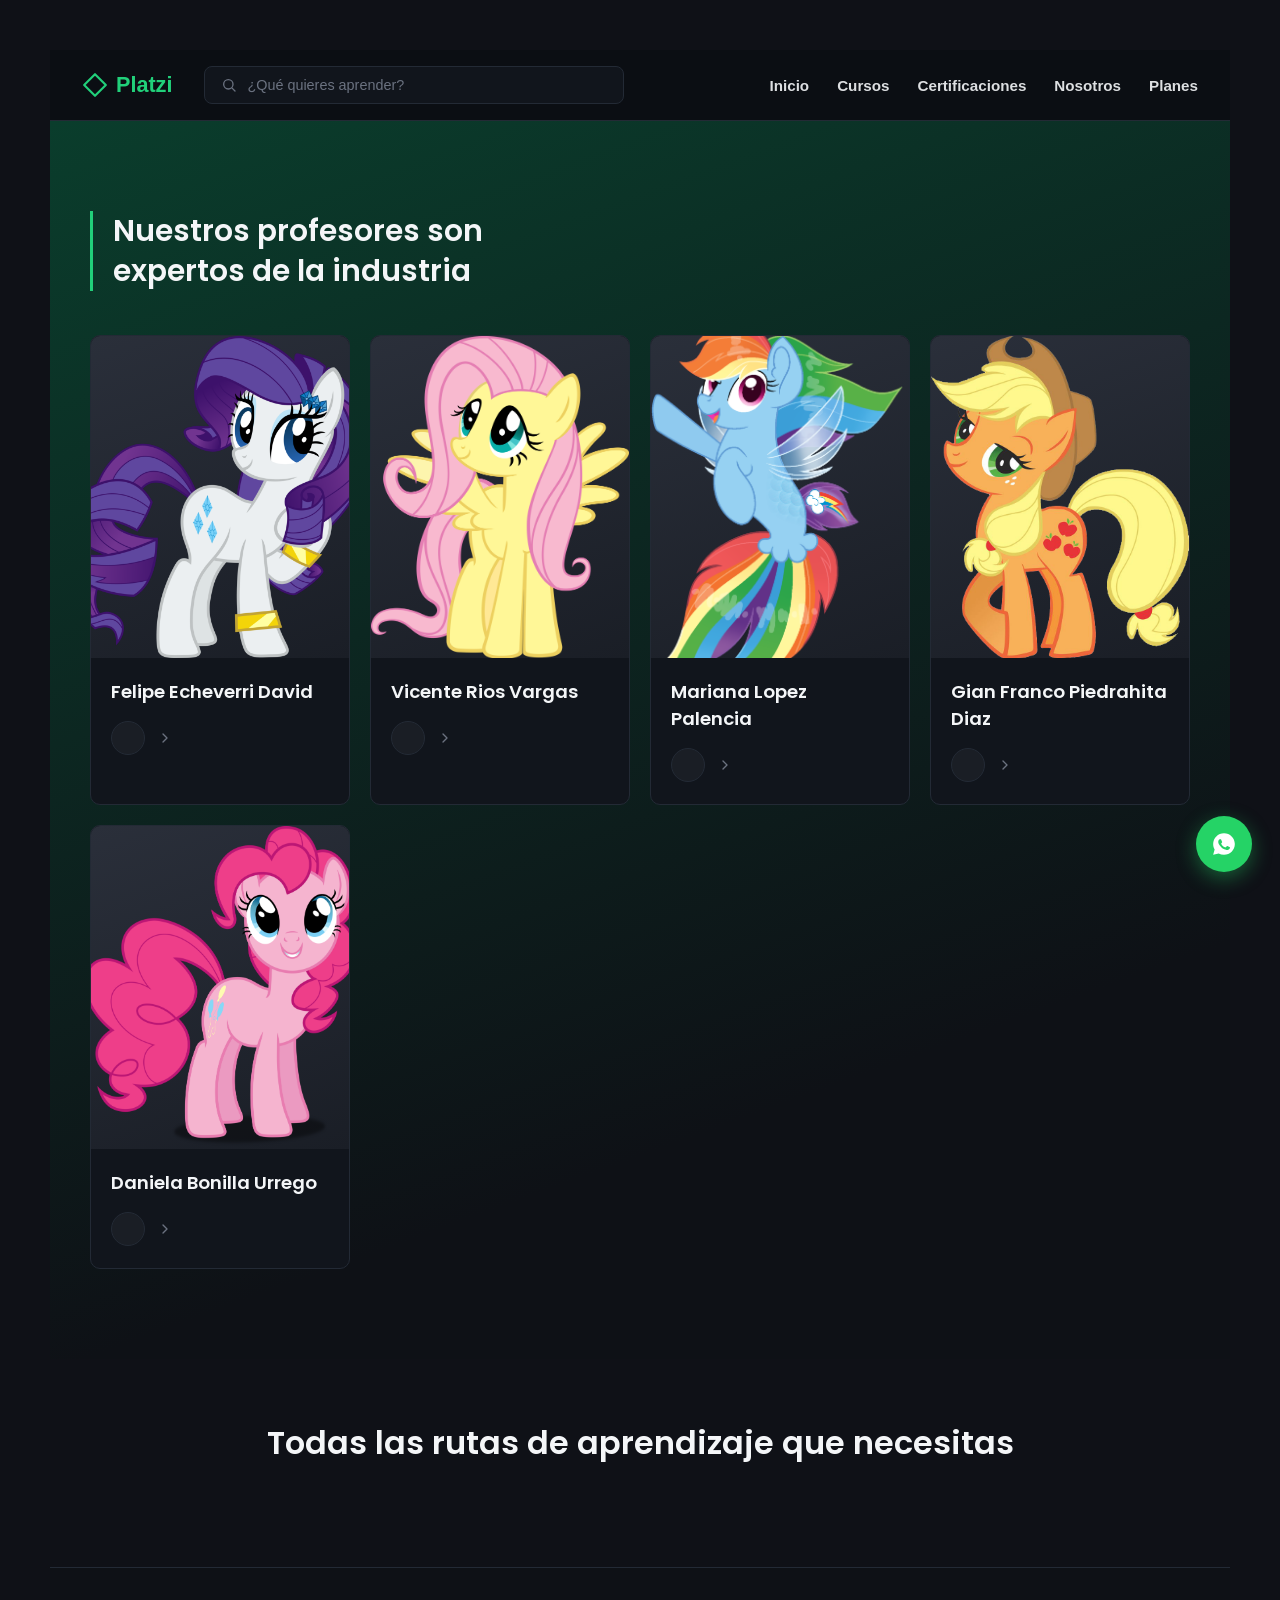
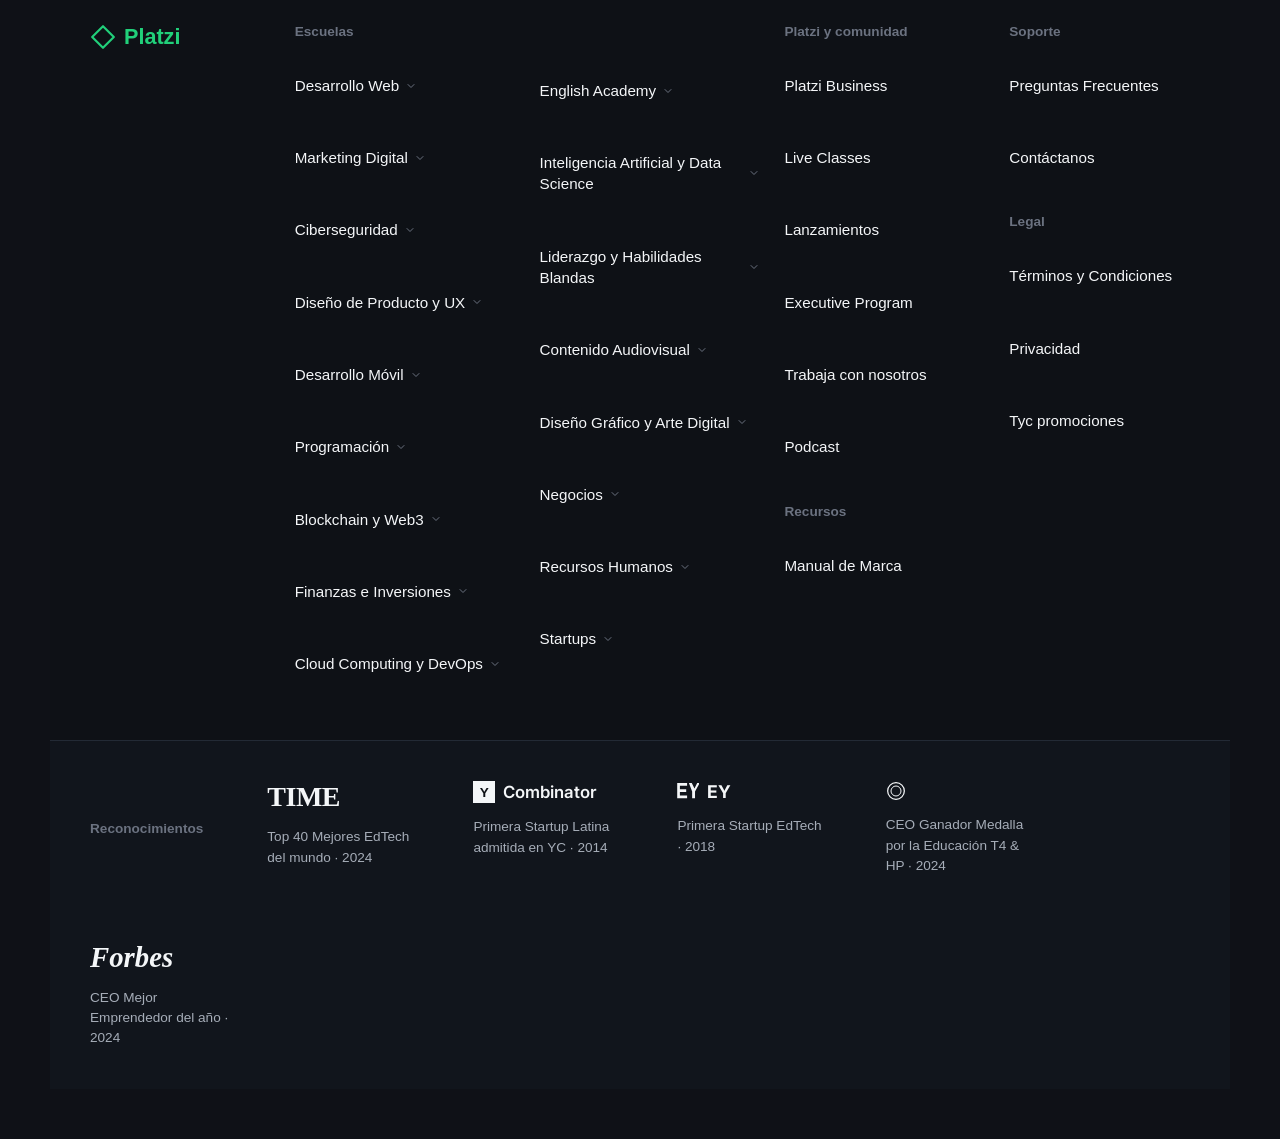
<file: nosotros.html>
<!DOCTYPE html>
<html lang="es">

<head>
    <meta charset="UTF-8">
    <meta name="viewport" content="width=device-width, initial-scale=1.0">
    <title>Platzi | La escuela de tecnología de Latinoamérica</title>
    <link rel="stylesheet" href="stylesheet.css">
    <link rel="preconnect" href="https://fonts.googleapis.com">
    <link
        href="https://fonts.googleapis.com/css2?family=Poppins:wght@500;600;700&family=Inter:wght@400;500;600&display=swap"
        rel="stylesheet">
</head>

<body>

    <header class="navbar">
        <div class="navbar__inner">
            <a href="#" class="brand">
                <svg class="brand__icon" width="26" height="26" viewBox="0 0 24 24" fill="none">
                    <path d="M12 2L22 12L12 22L2 12L12 2Z" stroke="currentColor" stroke-width="2"
                        stroke-linejoin="round" />
                </svg>
                <span>Platzi</span>
            </a>

            <div class="searchbar">
                <svg width="16" height="16" viewBox="0 0 24 24" fill="none">
                    <circle cx="11" cy="11" r="7" stroke="currentColor" stroke-width="2" />
                    <line x1="21" y1="21" x2="16.65" y2="16.65" stroke="currentColor" stroke-width="2"
                        stroke-linecap="round" />
                </svg>
                <input type="text" placeholder="¿Qué quieres aprender?">
            </div>

            <nav class="nav-links">
                <a href="index.html">Inicio</a>
                <a href="cursos.html">Cursos</a>
                <a href="certificaciones.html">Certificaciones</a>
                <a href="nosotros.html">Nosotros</a>
                <a href="planes.html">Planes</a>
            </nav>

        </div>
    </header>

    <main>


        <section class="teachers">
            <h2 class="teachers__title">
                Nuestros profesores son<br>
                expertos de la industria
            </h2>

            <div class="teachers__grid">

                <article class="teacher-card">
                    <div class="teacher-card__photo">
                    <img src="img/rarity.png" alt="">
                    </div>
                    <div class="teacher-card__body">
                        <h3>Felipe Echeverri David</h3>
                        <a href="#" class="teacher-card__course">
                            <span class="teacher-card__icon"></span>
                            <svg width="16" height="16" viewBox="0 0 24 24" fill="none">
                                <path d="M9 6l6 6-6 6" stroke="currentColor" stroke-width="2" stroke-linecap="round"
                                    stroke-linejoin="round" />
                            </svg>
                        </a>
                    </div>
                </article>

                <article class="teacher-card">
                    <div class="teacher-card__photo">
                        <img src="img/fluttershy.png" alt="">
                    </div>
                    <div class="teacher-card__body">
                        <h3>Vicente Rios Vargas</h3>

                        <a href="#" class="teacher-card__course">
                            <span class="teacher-card__icon"></span>
                            <svg width="16" height="16" viewBox="0 0 24 24" fill="none">
                                <path d="M9 6l6 6-6 6" stroke="currentColor" stroke-width="2" stroke-linecap="round"
                                    stroke-linejoin="round" />
                            </svg>
                        </a>
                    </div>
                </article>

                <article class="teacher-card">
                    <div class="teacher-card__photo">
                        <img src="img/raimbowdash.png" alt="">
                    </div>
                    <div class="teacher-card__body">
                        <h3>Mariana Lopez Palencia </h3>
                        <a href="#" class="teacher-card__course">
                            <span class="teacher-card__icon"></span>
                            <svg width="16" height="16" viewBox="0 0 24 24" fill="none">
                                <path d="M9 6l6 6-6 6" stroke="currentColor" stroke-width="2" stroke-linecap="round"
                                    stroke-linejoin="round" />
                            </svg>
                        </a>
                    </div>
                </article>
                <article class="teacher-card">
                    <div class="teacher-card__photo">
                        <img src="img/applejack.png" alt="">
                    </div>
                    <div class="teacher-card__body">
                        <h3>Gian Franco Piedrahita Diaz</h3>
                        <a href="#" class="teacher-card__course">
                            <span class="teacher-card__icon"></span>
                            <svg width="16" height="16" viewBox="0 0 24 24" fill="none">
                                <path d="M9 6l6 6-6 6" stroke="currentColor" stroke-width="2" stroke-linecap="round"
                                    stroke-linejoin="round" />
                            </svg>
                        </a>
                    </div>
                </article>

                <article class="teacher-card">
                    <div class="teacher-card__photo">
                        <img src="img/pinkiepie.png" alt="">
                    </div>
                    <div class="teacher-card__body">
                        <h3>Daniela Bonilla Urrego</h3>
                        <a href="#" class="teacher-card__course">
                            <span class="teacher-card__icon"></span>
                            <svg width="16" height="16" viewBox="0 0 24 24" fill="none">
                                <path d="M9 6l6 6-6 6" stroke="currentColor" stroke-width="2" stroke-linecap="round"
                                    stroke-linejoin="round" />
                            </svg>
                        </a>
                    </div>
                </article>

            </div>
        </section>

        <section class="routes">
            <h2>Todas las rutas de aprendizaje que necesitas</h2>
        </section>
    </main>

    <footer class="footer">
        <div class="footer__main">
            <a href="#" class="brand footer__brand">
                <svg class="brand__icon" width="26" height="26" viewBox="0 0 24 24" fill="none">
                    <path d="M12 2L22 12L12 22L2 12L12 2Z" stroke="currentColor" stroke-width="2"
                        stroke-linejoin="round" />
                </svg>
                <span>Platzi</span>
            </a>

            <div class="footer__col">
                <h4>Escuelas</h4>
                <ul>
                    <li><a href="#">Desarrollo Web <svg class="chevron" width="12" height="12" viewBox="0 0 24 24"
                                fill="none">
                                <path d="M6 9l6 6 6-6" stroke="currentColor" stroke-width="2" stroke-linecap="round"
                                    stroke-linejoin="round" />
                            </svg></a></li>
                    <li><a href="#">Marketing Digital <svg class="chevron" width="12" height="12" viewBox="0 0 24 24"
                                fill="none">
                                <path d="M6 9l6 6 6-6" stroke="currentColor" stroke-width="2" stroke-linecap="round"
                                    stroke-linejoin="round" />
                            </svg></a></li>
                    <li><a href="#">Ciberseguridad <svg class="chevron" width="12" height="12" viewBox="0 0 24 24"
                                fill="none">
                                <path d="M6 9l6 6 6-6" stroke="currentColor" stroke-width="2" stroke-linecap="round"
                                    stroke-linejoin="round" />
                            </svg></a></li>
                    <li><a href="#">Diseño de Producto y UX <svg class="chevron" width="12" height="12"
                                viewBox="0 0 24 24" fill="none">
                                <path d="M6 9l6 6 6-6" stroke="currentColor" stroke-width="2" stroke-linecap="round"
                                    stroke-linejoin="round" />
                            </svg></a></li>
                    <li><a href="#">Desarrollo Móvil <svg class="chevron" width="12" height="12" viewBox="0 0 24 24"
                                fill="none">
                                <path d="M6 9l6 6 6-6" stroke="currentColor" stroke-width="2" stroke-linecap="round"
                                    stroke-linejoin="round" />
                            </svg></a></li>
                    <li><a href="#">Programación <svg class="chevron" width="12" height="12" viewBox="0 0 24 24"
                                fill="none">
                                <path d="M6 9l6 6 6-6" stroke="currentColor" stroke-width="2" stroke-linecap="round"
                                    stroke-linejoin="round" />
                            </svg></a></li>
                    <li><a href="#">Blockchain y Web3 <svg class="chevron" width="12" height="12" viewBox="0 0 24 24"
                                fill="none">
                                <path d="M6 9l6 6 6-6" stroke="currentColor" stroke-width="2" stroke-linecap="round"
                                    stroke-linejoin="round" />
                            </svg></a></li>
                    <li><a href="#">Finanzas e Inversiones <svg class="chevron" width="12" height="12"
                                viewBox="0 0 24 24" fill="none">
                                <path d="M6 9l6 6 6-6" stroke="currentColor" stroke-width="2" stroke-linecap="round"
                                    stroke-linejoin="round" />
                            </svg></a></li>
                    <li><a href="#">Cloud Computing y DevOps <svg class="chevron" width="12" height="12"
                                viewBox="0 0 24 24" fill="none">
                                <path d="M6 9l6 6 6-6" stroke="currentColor" stroke-width="2" stroke-linecap="round"
                                    stroke-linejoin="round" />
                            </svg></a></li>
                </ul>
            </div>

            <div class="footer__col footer__col--noheading">
                <ul>
                    <li><a href="#">English Academy <svg class="chevron" width="12" height="12" viewBox="0 0 24 24"
                                fill="none">
                                <path d="M6 9l6 6 6-6" stroke="currentColor" stroke-width="2" stroke-linecap="round"
                                    stroke-linejoin="round" />
                            </svg></a></li>
                    <li><a href="#">Inteligencia Artificial y Data Science <svg class="chevron" width="12" height="12"
                                viewBox="0 0 24 24" fill="none">
                                <path d="M6 9l6 6 6-6" stroke="currentColor" stroke-width="2" stroke-linecap="round"
                                    stroke-linejoin="round" />
                            </svg></a></li>
                    <li><a href="#">Liderazgo y Habilidades Blandas <svg class="chevron" width="12" height="12"
                                viewBox="0 0 24 24" fill="none">
                                <path d="M6 9l6 6 6-6" stroke="currentColor" stroke-width="2" stroke-linecap="round"
                                    stroke-linejoin="round" />
                            </svg></a></li>
                    <li><a href="#">Contenido Audiovisual <svg class="chevron" width="12" height="12"
                                viewBox="0 0 24 24" fill="none">
                                <path d="M6 9l6 6 6-6" stroke="currentColor" stroke-width="2" stroke-linecap="round"
                                    stroke-linejoin="round" />
                            </svg></a></li>
                    <li><a href="#">Diseño Gráfico y Arte Digital <svg class="chevron" width="12" height="12"
                                viewBox="0 0 24 24" fill="none">
                                <path d="M6 9l6 6 6-6" stroke="currentColor" stroke-width="2" stroke-linecap="round"
                                    stroke-linejoin="round" />
                            </svg></a></li>
                    <li><a href="#">Negocios <svg class="chevron" width="12" height="12" viewBox="0 0 24 24"
                                fill="none">
                                <path d="M6 9l6 6 6-6" stroke="currentColor" stroke-width="2" stroke-linecap="round"
                                    stroke-linejoin="round" />
                            </svg></a></li>
                    <li><a href="#">Recursos Humanos <svg class="chevron" width="12" height="12" viewBox="0 0 24 24"
                                fill="none">
                                <path d="M6 9l6 6 6-6" stroke="currentColor" stroke-width="2" stroke-linecap="round"
                                    stroke-linejoin="round" />
                            </svg></a></li>
                    <li><a href="#">Startups <svg class="chevron" width="12" height="12" viewBox="0 0 24 24"
                                fill="none">
                                <path d="M6 9l6 6 6-6" stroke="currentColor" stroke-width="2" stroke-linecap="round"
                                    stroke-linejoin="round" />
                            </svg></a></li>
                </ul>
            </div>

            <div class="footer__col">
                <h4>Platzi y comunidad</h4>
                <ul>
                    <li><a href="#">Platzi Business</a></li>
                    <li><a href="#">Live Classes</a></li>
                    <li><a href="#">Lanzamientos</a></li>
                    <li><a href="#">Executive Program</a></li>
                    <li><a href="#">Trabaja con nosotros</a></li>
                    <li><a href="#">Podcast</a></li>
                </ul>

                <h4 class="footer__subheading">Recursos</h4>
                <ul>
                    <li><a href="#">Manual de Marca</a></li>
                </ul>
            </div>

            <div class="footer__col">
                <h4>Soporte</h4>
                <ul>
                    <li><a href="#">Preguntas Frecuentes</a></li>
                    <li><a href="#">Contáctanos</a></li>
                </ul>

                <h4 class="footer__subheading">Legal</h4>
                <ul>
                    <li><a href="#">Términos y Condiciones</a></li>
                    <li><a href="#">Privacidad</a></li>
                    <li><a href="#">Tyc promociones</a></li>
                </ul>
            </div>
        </div>

        <div class="footer__recognitions">
            <span class="footer__recognitions-label">Reconocimientos</span>

            <div class="recognition">
                <span class="recognition__logo recognition__logo--time">TIME</span>
                <p>Top 40 Mejores EdTech<br>del mundo · 2024</p>
            </div>

            <div class="recognition">
                <span class="recognition__logo recognition__logo--yc">
                    <span class="recognition__yc-mark">Y</span> Combinator
                </span>
                <p>Primera Startup Latina<br>admitida en YC · 2014</p>
            </div>

            <div class="recognition">
                <span class="recognition__logo recognition__logo--ey">
                    <svg width="22" height="18" viewBox="0 0 24 20" fill="currentColor">
                        <path d="M0 0h11v3H3v4h7v3H3v4h8v3H0V0zM13 0h3.2l3 6 3-6H25l-5.2 9.5V17h-3.2v-7.5L13 0z" />
                    </svg>
                    EY
                </span>
                <p>Primera Startup EdTech<br>· 2018</p>
            </div>

            <div class="recognition">
                <span class="recognition__logo recognition__logo--medal">
                    <svg width="20" height="20" viewBox="0 0 24 24" fill="none">
                        <circle cx="12" cy="12" r="10" stroke="currentColor" stroke-width="1.5" />
                        <circle cx="12" cy="12" r="6" stroke="currentColor" stroke-width="1.2" />
                    </svg>
                </span>
                <p>CEO Ganador Medalla<br>por la Educación T4 &amp;<br>HP · 2024</p>
            </div>

            <div class="recognition">
                <span class="recognition__logo recognition__logo--forbes">Forbes</span>
                <p>CEO Mejor<br>Emprendedor del año ·<br>2024</p>
            </div>
        </div>
    </footer>

    <a href="#" class="whatsapp-btn" aria-label="Contactar por WhatsApp">
        <svg width="26" height="26" viewBox="0 0 24 24" fill="white">
            <path
                d="M12 2C6.48 2 2 6.48 2 12c0 1.85.5 3.58 1.36 5.07L2 22l5.07-1.33A9.94 9.94 0 0012 22c5.52 0 10-4.48 10-10S17.52 2 12 2zm5.2 14.2c-.22.62-1.28 1.18-1.77 1.24-.45.06-1.02.09-1.65-.1-.38-.12-.87-.28-1.5-.55-2.64-1.14-4.36-3.8-4.5-3.98-.13-.18-1.08-1.43-1.08-2.73 0-1.3.68-1.94.93-2.2.24-.26.52-.32.7-.32h.5c.16 0 .38-.06.59.45.22.53.75 1.83.82 1.96.07.13.11.29.02.47-.09.18-.14.29-.27.45-.13.16-.28.35-.4.47-.13.13-.27.28-.12.55.16.27.7 1.15 1.5 1.86 1.03.92 1.9 1.2 2.17 1.34.27.13.43.11.59-.07.16-.18.68-.79.86-1.06.18-.27.36-.22.6-.13.24.09 1.53.72 1.79.85.27.13.44.2.51.31.07.11.07.62-.15 1.24z" />
        </svg>
    </a>

</body>

</html>
</file>
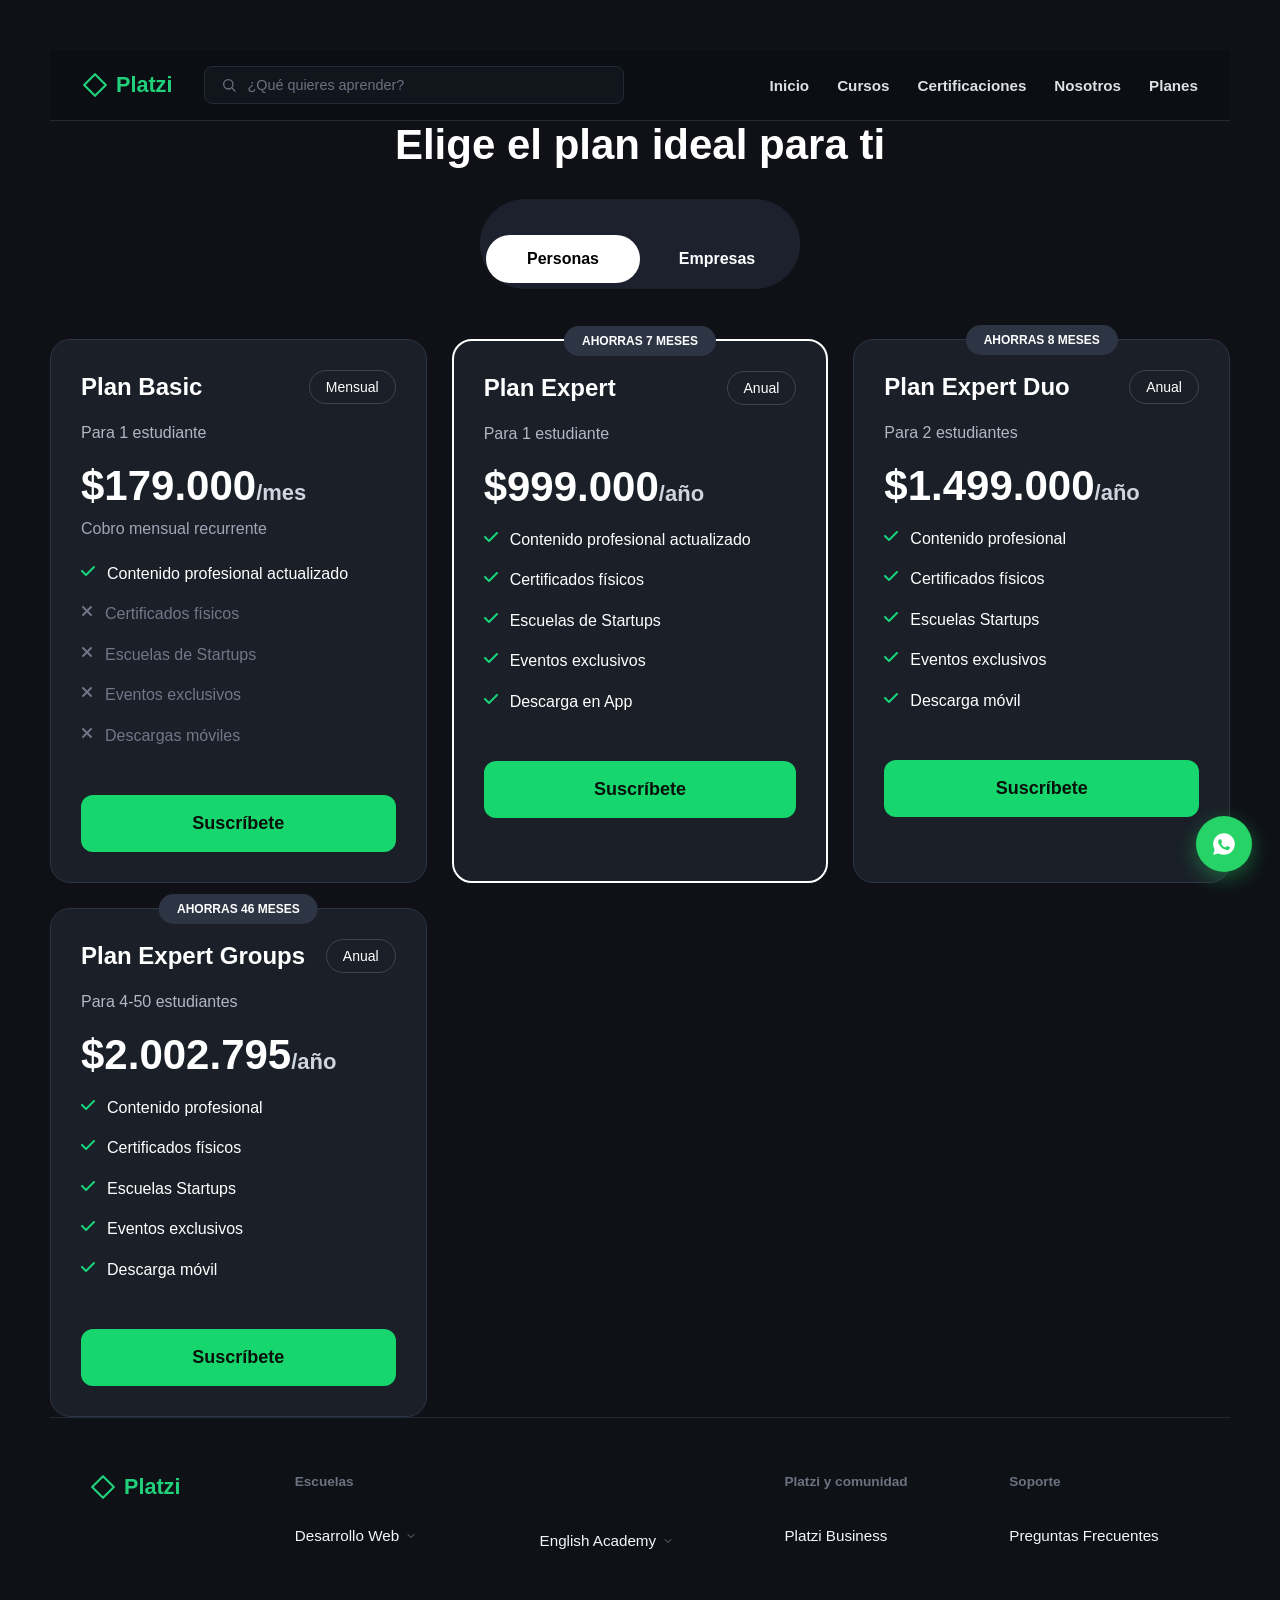
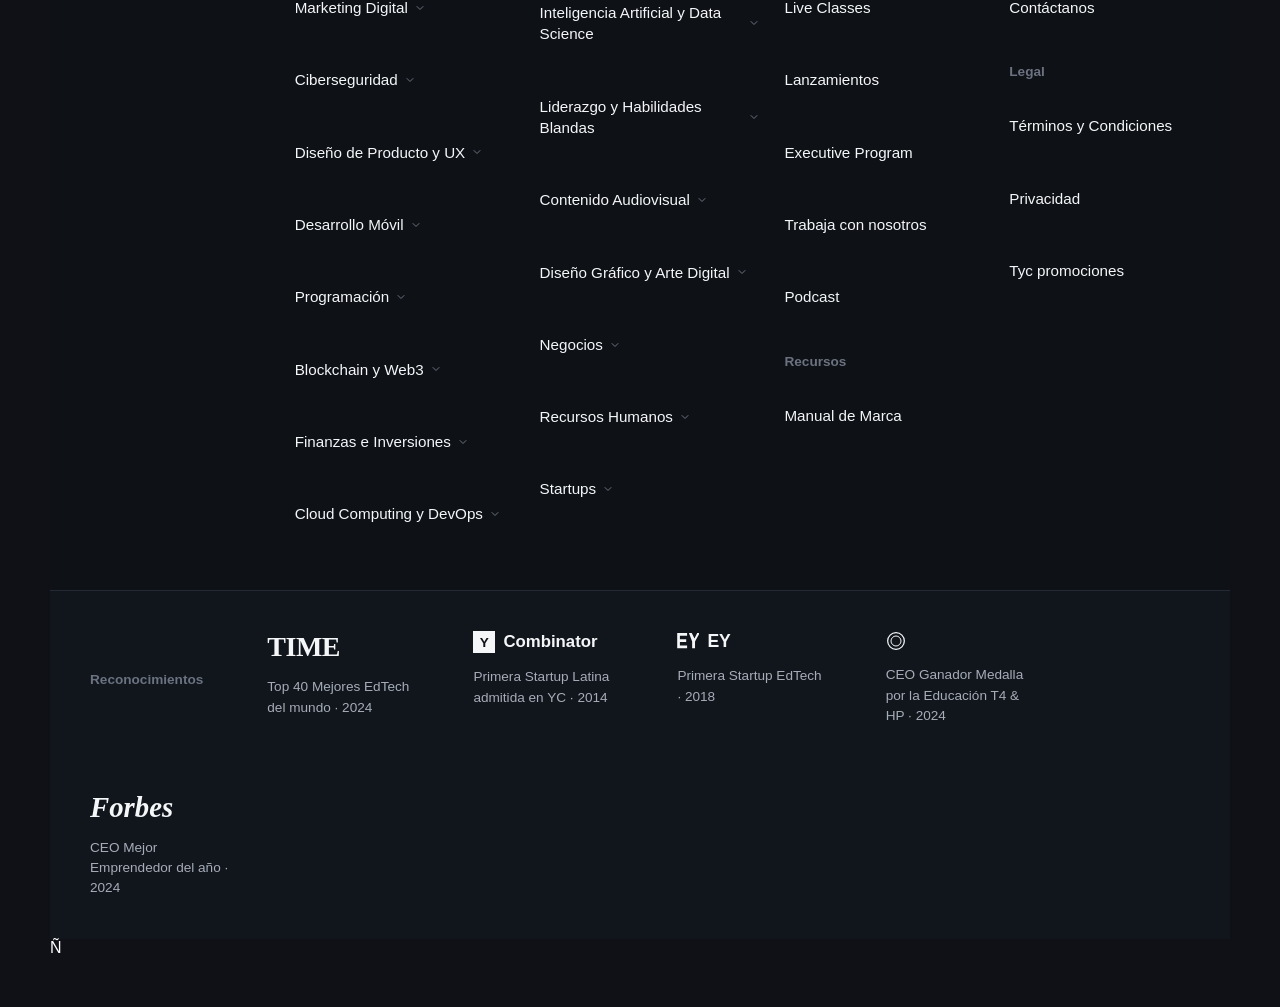
<file: planes.html>
<!DOCTYPE html>
<html lang="en">

<head>
    <meta charset="UTF-8">
    <meta name="viewport" content="width=device-width, initial-scale=1.0">
    <title>Planes</title>
    <link rel="stylesheet" href="stylesheet.css">

    <!-- Iconos -->
    <link rel="stylesheet" href="https://cdnjs.cloudflare.com/ajax/libs/font-awesome/6.5.2/css/all.min.css">
</head>

<body>
    <header class="navbar">
        <div class="navbar__inner">
            <a href="./index.html" class="brand">
                <svg class="brand__icon" width="26" height="26" viewBox="0 0 24 24" fill="none">
                    <path d="M12 2L22 12L12 22L2 12L12 2Z" stroke="currentColor" stroke-width="2"
                        stroke-linejoin="round" />
                </svg>
                <span>Platzi</span>
            </a>

            <div class="searchbar">
                <svg width="16" height="16" viewBox="0 0 24 24" fill="none">
                    <circle cx="11" cy="11" r="7" stroke="currentColor" stroke-width="2" />
                    <line x1="21" y1="21" x2="16.65" y2="16.65" stroke="currentColor" stroke-width="2"
                        stroke-linecap="round" />
                </svg>
                <input type="text" placeholder="¿Qué quieres aprender?">
            </div>

            <nav class="nav-links">
                <a href="index.html">Inicio</a>
                <a href="cursos.html">Cursos</a>
                <a href="certificaciones.html">Certificaciones</a>
                <a href="nosotros.html">Nosotros</a>
                <a href="planes.html">Planes</a>
            </nav>

        </div>
    </header>

    <section class="pricing">

        <h1>Elige el plan ideal para ti</h1>

        <div class="tabs">
            <button class="active">Personas</button>
            <button>Empresas</button>
        </div>

        <div class="cards">

            <!-- Card -->
            <div class="card">

                <div class="plan-top">
                    <h2>Plan Basic</h2>
                    <span class="badge">Mensual</span>
                </div>

                <p class="students">Para 1 estudiante</p>

                <h3>$179.000<span>/mes</span></h3>

                <p class="description">Cobro mensual recurrente</p>

                <ul>

                    <li class="ok">
                        <i class="fa-solid fa-check"></i>
                        Contenido profesional actualizado
                    </li>

                    <li class="no">
                        <i class="fa-solid fa-xmark"></i>
                        Certificados físicos
                    </li>

                    <li class="no">
                        <i class="fa-solid fa-xmark"></i>
                        Escuelas de Startups
                    </li>

                    <li class="no">
                        <i class="fa-solid fa-xmark"></i>
                        Eventos exclusivos
                    </li>

                    <li class="no">
                        <i class="fa-solid fa-xmark"></i>
                        Descargas móviles
                    </li>

                </ul>

                <button>Suscríbete</button>

            </div>

            <!-- Card Destacada -->

            <div class="card active">

                <div class="save">AHORRAS 7 MESES</div>

                <div class="plan-top">
                    <h2>Plan Expert</h2>
                    <span class="badge">Anual</span>
                </div>

                <p class="students">Para 1 estudiante</p>

                <h3>$999.000<span>/año</span></h3>

                <ul>

                    <li class="ok">
                        <i class="fa-solid fa-check"></i>
                        Contenido profesional actualizado
                    </li>

                    <li class="ok">
                        <i class="fa-solid fa-check"></i>
                        Certificados físicos
                    </li>

                    <li class="ok">
                        <i class="fa-solid fa-check"></i>
                        Escuelas de Startups
                    </li>

                    <li class="ok">
                        <i class="fa-solid fa-check"></i>
                        Eventos exclusivos
                    </li>

                    <li class="ok">
                        <i class="fa-solid fa-check"></i>
                        Descarga en App
                    </li>

                </ul>

                <button>Suscríbete</button>

            </div>

            <!-- Card -->

            <div class="card">

                <div class="save">AHORRAS 8 MESES</div>

                <div class="plan-top">
                    <h2>Plan Expert Duo</h2>
                    <span class="badge">Anual</span>
                </div>

                <p class="students">Para 2 estudiantes</p>

                <h3>$1.499.000<span>/año</span></h3>

                <ul>

                    <li class="ok"><i class="fa-solid fa-check"></i>Contenido profesional</li>
                    <li class="ok"><i class="fa-solid fa-check"></i>Certificados físicos</li>
                    <li class="ok"><i class="fa-solid fa-check"></i>Escuelas Startups</li>
                    <li class="ok"><i class="fa-solid fa-check"></i>Eventos exclusivos</li>
                    <li class="ok"><i class="fa-solid fa-check"></i>Descarga móvil</li>

                </ul>

                <button>Suscríbete</button>

            </div>

            <!-- Card -->

            <div class="card">

                <div class="save">AHORRAS 46 MESES</div>

                <div class="plan-top">
                    <h2>Plan Expert Groups</h2>
                    <span class="badge">Anual</span>
                </div>

                <p class="students">Para 4-50 estudiantes</p>

                <h3>$2.002.795<span>/año</span></h3>

                <ul>

                    <li class="ok"><i class="fa-solid fa-check"></i>Contenido profesional</li>
                    <li class="ok"><i class="fa-solid fa-check"></i>Certificados físicos</li>
                    <li class="ok"><i class="fa-solid fa-check"></i>Escuelas Startups</li>
                    <li class="ok"><i class="fa-solid fa-check"></i>Eventos exclusivos</li>
                    <li class="ok"><i class="fa-solid fa-check"></i>Descarga móvil</li>

                </ul>

                <button>Suscríbete</button>

            </div>

        </div>

    </section>
    <footer class="footer">
        <div class="footer__main">
            <a href="#" class="brand footer__brand">
                <svg class="brand__icon" width="26" height="26" viewBox="0 0 24 24" fill="none">
                    <path d="M12 2L22 12L12 22L2 12L12 2Z" stroke="currentColor" stroke-width="2"
                        stroke-linejoin="round" />
                </svg>
                <span>Platzi</span>
            </a>

            <div class="footer__col">
                <h4>Escuelas</h4>
                <ul>
                    <li><a href="#">Desarrollo Web <svg class="chevron" width="12" height="12" viewBox="0 0 24 24"
                                fill="none">
                                <path d="M6 9l6 6 6-6" stroke="currentColor" stroke-width="2" stroke-linecap="round"
                                    stroke-linejoin="round" />
                            </svg></a></li>
                    <li><a href="#">Marketing Digital <svg class="chevron" width="12" height="12" viewBox="0 0 24 24"
                                fill="none">
                                <path d="M6 9l6 6 6-6" stroke="currentColor" stroke-width="2" stroke-linecap="round"
                                    stroke-linejoin="round" />
                            </svg></a></li>
                    <li><a href="#">Ciberseguridad <svg class="chevron" width="12" height="12" viewBox="0 0 24 24"
                                fill="none">
                                <path d="M6 9l6 6 6-6" stroke="currentColor" stroke-width="2" stroke-linecap="round"
                                    stroke-linejoin="round" />
                            </svg></a></li>
                    <li><a href="#">Diseño de Producto y UX <svg class="chevron" width="12" height="12"
                                viewBox="0 0 24 24" fill="none">
                                <path d="M6 9l6 6 6-6" stroke="currentColor" stroke-width="2" stroke-linecap="round"
                                    stroke-linejoin="round" />
                            </svg></a></li>
                    <li><a href="#">Desarrollo Móvil <svg class="chevron" width="12" height="12" viewBox="0 0 24 24"
                                fill="none">
                                <path d="M6 9l6 6 6-6" stroke="currentColor" stroke-width="2" stroke-linecap="round"
                                    stroke-linejoin="round" />
                            </svg></a></li>
                    <li><a href="#">Programación <svg class="chevron" width="12" height="12" viewBox="0 0 24 24"
                                fill="none">
                                <path d="M6 9l6 6 6-6" stroke="currentColor" stroke-width="2" stroke-linecap="round"
                                    stroke-linejoin="round" />
                            </svg></a></li>
                    <li><a href="#">Blockchain y Web3 <svg class="chevron" width="12" height="12" viewBox="0 0 24 24"
                                fill="none">
                                <path d="M6 9l6 6 6-6" stroke="currentColor" stroke-width="2" stroke-linecap="round"
                                    stroke-linejoin="round" />
                            </svg></a></li>
                    <li><a href="#">Finanzas e Inversiones <svg class="chevron" width="12" height="12"
                                viewBox="0 0 24 24" fill="none">
                                <path d="M6 9l6 6 6-6" stroke="currentColor" stroke-width="2" stroke-linecap="round"
                                    stroke-linejoin="round" />
                            </svg></a></li>
                    <li><a href="#">Cloud Computing y DevOps <svg class="chevron" width="12" height="12"
                                viewBox="0 0 24 24" fill="none">
                                <path d="M6 9l6 6 6-6" stroke="currentColor" stroke-width="2" stroke-linecap="round"
                                    stroke-linejoin="round" />
                            </svg></a></li>
                </ul>
            </div>

            <div class="footer__col footer__col--noheading">
                <ul>
                    <li><a href="#">English Academy <svg class="chevron" width="12" height="12" viewBox="0 0 24 24"
                                fill="none">
                                <path d="M6 9l6 6 6-6" stroke="currentColor" stroke-width="2" stroke-linecap="round"
                                    stroke-linejoin="round" />
                            </svg></a></li>
                    <li><a href="#">Inteligencia Artificial y Data Science <svg class="chevron" width="12" height="12"
                                viewBox="0 0 24 24" fill="none">
                                <path d="M6 9l6 6 6-6" stroke="currentColor" stroke-width="2" stroke-linecap="round"
                                    stroke-linejoin="round" />
                            </svg></a></li>
                    <li><a href="#">Liderazgo y Habilidades Blandas <svg class="chevron" width="12" height="12"
                                viewBox="0 0 24 24" fill="none">
                                <path d="M6 9l6 6 6-6" stroke="currentColor" stroke-width="2" stroke-linecap="round"
                                    stroke-linejoin="round" />
                            </svg></a></li>
                    <li><a href="#">Contenido Audiovisual <svg class="chevron" width="12" height="12"
                                viewBox="0 0 24 24" fill="none">
                                <path d="M6 9l6 6 6-6" stroke="currentColor" stroke-width="2" stroke-linecap="round"
                                    stroke-linejoin="round" />
                            </svg></a></li>
                    <li><a href="#">Diseño Gráfico y Arte Digital <svg class="chevron" width="12" height="12"
                                viewBox="0 0 24 24" fill="none">
                                <path d="M6 9l6 6 6-6" stroke="currentColor" stroke-width="2" stroke-linecap="round"
                                    stroke-linejoin="round" />
                            </svg></a></li>
                    <li><a href="#">Negocios <svg class="chevron" width="12" height="12" viewBox="0 0 24 24"
                                fill="none">
                                <path d="M6 9l6 6 6-6" stroke="currentColor" stroke-width="2" stroke-linecap="round"
                                    stroke-linejoin="round" />
                            </svg></a></li>
                    <li><a href="#">Recursos Humanos <svg class="chevron" width="12" height="12" viewBox="0 0 24 24"
                                fill="none">
                                <path d="M6 9l6 6 6-6" stroke="currentColor" stroke-width="2" stroke-linecap="round"
                                    stroke-linejoin="round" />
                            </svg></a></li>
                    <li><a href="#">Startups <svg class="chevron" width="12" height="12" viewBox="0 0 24 24"
                                fill="none">
                                <path d="M6 9l6 6 6-6" stroke="currentColor" stroke-width="2" stroke-linecap="round"
                                    stroke-linejoin="round" />
                            </svg></a></li>
                </ul>
            </div>

            <div class="footer__col">
                <h4>Platzi y comunidad</h4>
                <ul>
                    <li><a href="#">Platzi Business</a></li>
                    <li><a href="#">Live Classes</a></li>
                    <li><a href="#">Lanzamientos</a></li>
                    <li><a href="#">Executive Program</a></li>
                    <li><a href="#">Trabaja con nosotros</a></li>
                    <li><a href="#">Podcast</a></li>
                </ul>

                <h4 class="footer__subheading">Recursos</h4>
                <ul>
                    <li><a href="#">Manual de Marca</a></li>
                </ul>
            </div>

            <div class="footer__col">
                <h4>Soporte</h4>
                <ul>
                    <li><a href="#">Preguntas Frecuentes</a></li>
                    <li><a href="#">Contáctanos</a></li>
                </ul>

                <h4 class="footer__subheading">Legal</h4>
                <ul>
                    <li><a href="#">Términos y Condiciones</a></li>
                    <li><a href="#">Privacidad</a></li>
                    <li><a href="#">Tyc promociones</a></li>
                </ul>
            </div>
        </div>

        <div class="footer__recognitions">
            <span class="footer__recognitions-label">Reconocimientos</span>

            <div class="recognition">
                <span class="recognition__logo recognition__logo--time">TIME</span>
                <p>Top 40 Mejores EdTech<br>del mundo · 2024</p>
            </div>

            <div class="recognition">
                <span class="recognition__logo recognition__logo--yc">
                    <span class="recognition__yc-mark">Y</span> Combinator
                </span>
                <p>Primera Startup Latina<br>admitida en YC · 2014</p>
            </div>

            <div class="recognition">
                <span class="recognition__logo recognition__logo--ey">
                    <svg width="22" height="18" viewBox="0 0 24 20" fill="currentColor">
                        <path d="M0 0h11v3H3v4h7v3H3v4h8v3H0V0zM13 0h3.2l3 6 3-6H25l-5.2 9.5V17h-3.2v-7.5L13 0z" />
                    </svg>
                    EY
                </span>
                <p>Primera Startup EdTech<br>· 2018</p>
            </div>

            <div class="recognition">
                <span class="recognition__logo recognition__logo--medal">
                    <svg width="20" height="20" viewBox="0 0 24 24" fill="none">
                        <circle cx="12" cy="12" r="10" stroke="currentColor" stroke-width="1.5" />
                        <circle cx="12" cy="12" r="6" stroke="currentColor" stroke-width="1.2" />
                    </svg>
                </span>
                <p>CEO Ganador Medalla<br>por la Educación T4 &amp;<br>HP · 2024</p>
            </div>

            <div class="recognition">
                <span class="recognition__logo recognition__logo--forbes">Forbes</span>
                <p>CEO Mejor<br>Emprendedor del año ·<br>2024</p>
            </div>
        </div>
    </footer>

    <a href="#" class="whatsapp-btn" aria-label="Contactar por WhatsApp">
        <svg width="26" height="26" viewBox="0 0 24 24" fill="white">
            <path
                d="M12 2C6.48 2 2 6.48 2 12c0 1.85.5 3.58 1.36 5.07L2 22l5.07-1.33A9.94 9.94 0 0012 22c5.52 0 10-4.48 10-10S17.52 2 12 2zm5.2 14.2c-.22.62-1.28 1.18-1.77 1.24-.45.06-1.02.09-1.65-.1-.38-.12-.87-.28-1.5-.55-2.64-1.14-4.36-3.8-4.5-3.98-.13-.18-1.08-1.43-1.08-2.73 0-1.3.68-1.94.93-2.2.24-.26.52-.32.7-.32h.5c.16 0 .38-.06.59.45.22.53.75 1.83.82 1.96.07.13.11.29.02.47-.09.18-.14.29-.27.45-.13.16-.28.35-.4.47-.13.13-.27.28-.12.55.16.27.7 1.15 1.5 1.86 1.03.92 1.9 1.2 2.17 1.34.27.13.43.11.59-.07.16-.18.68-.79.86-1.06.18-.27.36-.22.6-.13.24.09 1.53.72 1.79.85.27.13.44.2.51.31.07.11.07.62-.15 1.24z" />
        </svg>
    </a>Ñ

</body>

</html>
</file>
<file: stylesheet.css>
/* ===== Reset & Base ===== */
* {
  margin: 0;
  padding: 0;
  box-sizing: border-box;
}

:root {
  --bg-dark: #0e1116;
  --bg-panel: #11151c;
  --border-subtle: #232a35;
  --green: #21d07a;
  --green-soft: #1fce7a;
  --text-primary: #f4f6f8;
  --text-secondary: #a6adb8;
  --text-muted: #6b7280;
  --font-display: "Poppins", sans-serif;
  --font-body: "Inter", sans-serif;
}



html {
  scroll-behavior: smooth;
}

body {
  font-family: var(--font-body);
  background-color: var(--bg-dark);
  color: var(--text-primary);
  -webkit-font-smoothing: antialiased;
}

a {
  text-decoration: none;
  color: inherit;
}

button {
  font-family: inherit;
  cursor: pointer;
  border: none;
  background: none;
}

/* ===== Navbar ===== */
.navbar {
  background-color: #0b0e13;
  border-bottom: 1px solid var(--border-subtle);
  position: sticky;
  top: 0;
  z-index: 50;
}

.navbar__inner {
  max-width: 1280px;
  margin: 0 auto;
  padding: 16px 32px;
  display: flex;
  align-items: center;
  gap: 32px;
}

.brand {
  display: flex;
  align-items: center;
  gap: 8px;
  font-family: var(--font-display);
  font-weight: 700;
  font-size: 1.35rem;
  color: var(--green);
  flex-shrink: 0;
}

.brand__icon {
  color: var(--green);
}

.searchbar {
  flex: 1;
  max-width: 420px;
  display: flex;
  align-items: center;
  gap: 10px;
  background-color: var(--bg-panel);
  border: 1px solid var(--border-subtle);
  border-radius: 8px;
  padding: 10px 16px;
  color: var(--text-muted);
  transition: border-color 0.2s ease;
}

.searchbar:focus-within {
  border-color: var(--green);
}

.searchbar input {
  flex: 1;
  background: none;
  border: none;
  outline: none;
  color: var(--text-primary);
  font-size: 0.9rem;
}

.searchbar input::placeholder {
  color: var(--text-muted);
}

.nav-links {
  display: flex;
  align-items: center;
  gap: 28px;
  margin-left: auto;
  font-weight: 600;
  font-size: 0.95rem;
}

.nav-links a {
  color: var(--text-primary);
  opacity: 0.9;
  transition:
    opacity 0.2s ease,
    color 0.2s ease;
}

.nav-links a:hover {
  color: var(--green);
  opacity: 1;
}

.btn {
  display: inline-block;
  padding: 10px 22px;
  border-radius: 8px;
  font-weight: 600;
  font-size: 0.95rem;
  transition:
    transform 0.15s ease,
    box-shadow 0.2s ease;
}

.btn--primary {
  background-color: var(--green);
  color: #06110b;
}

.btn--primary:hover {
  box-shadow: 0 0 0 3px rgba(33, 208, 122, 0.25);
  transform: translateY(-1px);
}

/* ===== Hero ===== */
.hero {
  position: relative;
  overflow: hidden;
  padding: 110px 24px 140px;
  text-align: center;
  background:
    radial-gradient(
      ellipse 900px 500px at 50% -10%,
      rgba(33, 208, 122, 0.18),
      transparent 65%
    ),
    var(--bg-dark);
}

.hero__glow {
  position: absolute;
  top: -200px;
  left: 50%;
  transform: translateX(-50%);
  width: 900px;
  height: 500px;
  background: radial-gradient(
    circle,
    rgba(33, 208, 122, 0.25) 0%,
    transparent 70%
  );
  filter: blur(60px);
  pointer-events: none;
}

.hero__content {
  position: relative;
  max-width: 780px;
  margin: 0 auto;
}

.hero__title {
  font-family: var(--font-display);
  font-weight: 600;
  font-size: 3.2rem;
  line-height: 1.2;
  color: var(--text-primary);
}

.hero__title--accent {
  display: block;
  color: var(--green);
}

.hero__subtitle {
  margin-top: 28px;
  font-size: 1.15rem;
  color: var(--text-secondary);
  line-height: 1.6;
}

.hero__question {
  margin-top: 48px;
  font-size: 1.05rem;
  color: var(--text-secondary);
}

.hero__search {
  margin: 20px auto 0;
  max-width: 520px;
  display: flex;
  align-items: center;
  background-color: var(--bg-panel);
  border: 1px solid var(--green);
  border-radius: 8px;
  padding: 4px 4px 4px 20px;
  box-shadow: 0 0 0 4px rgba(33, 208, 122, 0.12);
}

.hero__search input {
  flex: 1;
  background: none;
  border: none;
  outline: none;
  color: var(--text-primary);
  font-size: 1rem;
  padding: 14px 0;
}

.hero__search input::placeholder {
  color: var(--text-muted);
}

.hero__search button {
  display: flex;
  align-items: center;
  justify-content: center;
  width: 44px;
  height: 44px;
  border-radius: 6px;
  color: var(--text-secondary);
  transition: color 0.2s ease;
}

.hero__search button:hover {
  color: var(--green);
}

.hero__cta {
  margin-top: 34px;
  font-size: 0.95rem;
  color: var(--text-secondary);
  line-height: 1.7;
}

.hero__cta a {
  color: var(--text-primary);
  text-decoration: underline;
  font-weight: 600;
}

.hero__cta a:hover {
  color: var(--green);
}

/* ===== Teachers section ===== */
.teachers {
  padding: 90px 40px;
  background: linear-gradient(160deg, #0a3d2c 0%, #0e1116 75%);
}

.teachers__title {
  max-width: 1360px;
  margin: 0 auto 44px;
  padding-left: 20px;
  border-left: 3px solid var(--green);
  font-family: var(--font-display);
  font-weight: 600;
  font-size: 1.85rem;
  line-height: 1.35;
  color: var(--text-primary);
}

.teachers__grid {
  max-width: 1360px;
  margin: 0 auto;
  display: grid;
  grid-template-columns: repeat(4, 1fr);
  gap: 20px;
}

.teacher-card {
  border-radius: 10px;
  overflow: hidden;
  background-color: var(--bg-panel);
  border: 1px solid var(--border-subtle);
}

.teacher-card__photo {
  aspect-ratio: 4 / 5;
  width: 100%;
  /* Placeholder: reemplaza este fondo con la <img> del profesor.
     La imagen debe cubrir todo este contenedor, por ejemplo:
     .teacher-card__photo img { width:100%; height:100%; object-fit:cover; } */
  background: linear-gradient(160deg, #2a2f3a 0%, #1a1e26 100%);
  display: flex;
  align-items: center;
  justify-content: center;
}

.teacher-card__photo img {
  width: 100%;
  height: 100%;
  object-fit: cover;
  display: block;
}

.teacher-card__body {
  padding: 20px 20px 22px;
}

.teacher-card__body h3 {
  font-family: var(--font-display);
  font-weight: 600;
  font-size: 1.15rem;
  color: var(--text-primary);
}

.teacher-card__role {
  margin-top: 4px;
  font-size: 0.9rem;
  color: var(--text-secondary);
  padding-bottom: 18px;
  border-bottom: 1px solid var(--border-subtle);
}

.teacher-card__course {
  margin-top: 16px;
  display: flex;
  align-items: center;
  gap: 12px;
  color: var(--text-primary);
}

.teacher-card__icon {
  flex-shrink: 0;
  width: 34px;
  height: 34px;
  border-radius: 50%;
  border: 1.5px solid var(--border-subtle);
  background-color: rgba(255, 255, 255, 0.04);
}

.teacher-card__course-text {
  flex: 1;
  font-size: 0.9rem;
  font-weight: 600;
  line-height: 1.3;
}

.teacher-card__course svg {
  flex-shrink: 0;
  color: var(--text-muted);
  transition:
    transform 0.2s ease,
    color 0.2s ease;
}

.teacher-card__course:hover svg {
  color: var(--green);
  transform: translateX(3px);
}

@media (max-width: 1100px) {
  .teachers__grid {
    grid-template-columns: repeat(2, 1fr);
  }
}

@media (max-width: 600px) {
  .teachers {
    padding: 60px 20px;
  }

  .teachers__title {
    font-size: 1.5rem;
  }

  .teachers__grid {
    grid-template-columns: 1fr;
  }
}

/* ===== Routes teaser section ===== */
.routes {
  padding: 60px 24px 100px;
  text-align: center;
}

.routes h2 {
  font-family: var(--font-display);
  font-weight: 600;
  font-size: 2rem;
  color: var(--text-primary);
}
/* ==planes== */
*{
    margin:0;
    padding:0;
    box-sizing:border-box;
    font-family:Arial, Helvetica, sans-serif;
}

body{

    background:#0f1117;
    color:white;
    padding:50px;
}

.pricing{
    max-width:1500px;
    margin:auto;
}

h1{

    text-align:center;
    margin-bottom:30px;
    font-size:42px;
}

.tabs{

    width:320px;
    margin:0 auto 50px;

    background:#1d212d;

    border-radius:50px;

    padding:6px;

    display:flex;
}

.tabs button{

    flex:1;

    border:none;

    background:transparent;

    color:white;

    padding:15px;

    border-radius:40px;

    cursor:pointer;

    font-size:16px;
}

.tabs .active{

    background:white;

    color:black;
}

.cards{

    display:grid;

    grid-template-columns:repeat(auto-fit,minmax(300px,1fr));

    gap:25px;
}

.card{

    position:relative;

    background:#1a1f28;

    border:1px solid #2d3444;

    border-radius:20px;

    padding:30px;

    transition:.3s;
}

.card:hover{

    transform:translateY(-8px);
}

.card.active{

    border:2px solid white;
}

.save{

    position:absolute;

    top:-15px;

    left:50%;

    transform:translateX(-50%);

    background:#2d3444;

    color:white;

    padding:8px 18px;

    border-radius:20px;

    font-size:12px;

    font-weight:bold;
}

.plan-top{

    display:flex;

    justify-content:space-between;

    align-items:center;
}

.badge{

    border:1px solid #444;

    padding:8px 16px;

    border-radius:30px;

    font-size:14px;
}

.students{

    margin:20px 0;
    color:#b2b7c5;
}

h3{

    font-size:42px;

    margin-bottom:10px;
}

h3 span{

    font-size:22px;

    color:#cfd4df;
}

.description{

    color:#9fa7b6;

    margin-bottom:25px;
}

ul{

    list-style:none;
}

li{

    display:flex;

    gap:12px;

    margin:18px 0;

    line-height:1.4;
}

.ok i{

    color:#19d67d;
}

.no{

    color:#707887;
}

.no i{

    color:#707887;
}

button{

    width:100%;

    margin-top:30px;

    border:none;

    background:#17d66d;

    color:#08110a;

    font-size:18px;

    padding:18px;

    border-radius:12px;

    cursor:pointer;

    font-weight:bold;

    transition:.3s;
}

button:hover{

    background:#11b95d;
}

@media(max-width:768px){

    body{

        padding:20px;
    }

    h1{

        font-size:30px;
    }

}

/* ===== Footer ===== */
.footer {
  background-color: var(--bg-dark);
  border-top: 1px solid var(--border-subtle);
}

.footer__main {
  max-width: 1360px;
  margin: 0 auto;
  padding: 56px 40px 48px;
  display: grid;
  grid-template-columns: 0.9fr 1.1fr 1.1fr 1fr 0.9fr;
  gap: 24px;
}

.footer__brand {
  align-items: flex-start;
}

.footer__col h4,
.footer__recognitions-label {
  font-size: 0.85rem;
  font-weight: 600;
  color: var(--text-muted);
  margin-bottom: 18px;
}

.footer__col--noheading {
  margin-top: 38px;
}

.footer__subheading {
  margin-top: 28px;
}

.footer__col ul {
  list-style: none;
  display: flex;
  flex-direction: column;
  gap: 15px;
}

.footer__col a {
  display: inline-flex;
  align-items: center;
  gap: 6px;
  font-size: 0.95rem;
  font-weight: 500;
  color: var(--text-primary);
  transition: color 0.2s ease;
}

.footer__col a:hover {
  color: var(--green);
}

.footer__col .chevron {
  color: var(--text-muted);
  flex-shrink: 0;
}

/* ===== Recognitions bar ===== */
.footer__recognitions {
  border-top: 1px solid var(--border-subtle);
  background-color: var(--bg-panel);
  padding: 40px;
  display: flex;
  align-items: flex-start;
  gap: 64px;
  flex-wrap: wrap;
}

.footer__recognitions-label {
  align-self: center;
  margin-bottom: 0;
}

.recognition {
  display: flex;
  flex-direction: column;
  gap: 14px;
  min-width: 140px;
}

.recognition p {
  font-size: 0.85rem;
  color: var(--text-secondary);
  line-height: 1.5;
}

.recognition__logo {
  display: inline-flex;
  align-items: center;
  gap: 8px;
  color: var(--text-primary);
  width: fit-content;
}

.recognition__logo--time {
  font-family: Georgia, "Times New Roman", serif;
  font-weight: 700;
  font-size: 1.75rem;
  letter-spacing: -0.5px;
}

.recognition__logo--yc {
  font-family: var(--font-body);
  font-weight: 600;
  font-size: 1.05rem;
}

.recognition__yc-mark {
  display: inline-flex;
  align-items: center;
  justify-content: center;
  width: 22px;
  height: 22px;
  background-color: var(--text-primary);
  color: var(--bg-dark);
  font-weight: 700;
  font-size: 0.85rem;
}

.recognition__logo--ey {
  font-family: var(--font-body);
  font-weight: 700;
  font-size: 1.1rem;
}

.recognition__logo--medal {
  color: var(--text-primary);
}

.recognition__logo--forbes {
  font-family: Georgia, "Times New Roman", serif;
  font-weight: 700;
  font-style: italic;
  font-size: 1.8rem;
}

/* ===== WhatsApp floating button ===== */
.whatsapp-btn {
  position: fixed;
  bottom: 28px;
  right: 28px;
  width: 56px;
  height: 56px;
  border-radius: 50%;
  background-color: #25d366;
  display: flex;
  align-items: center;
  justify-content: center;
  box-shadow: 0 6px 20px rgba(37, 211, 102, 0.4);
  transition: transform 0.2s ease;
  z-index: 40;
}

.whatsapp-btn:hover {
  transform: scale(1.08);
}

/*====================================
=        Learning Schools
====================================*/

.learning-schools{
    padding:90px 0;
    background:var(--bg-dark);
}

.learning-schools .container{
    max-width:1200px;
    margin:auto;
}

.learning-schools__title{
    text-align:center;
    font-family:var(--font-display);
    font-size:3.1rem;
    font-weight:600;
    color:var(--text-primary);
    line-height:1.25;
    margin-bottom:70px;
}

.learning-schools__title span{
    color:var(--green);
}

.learning-schools__grid{
    display:grid;
    grid-template-columns:repeat(3,1fr);
    gap:22px;
}

/*====================================
=              Card
====================================*/

.school{
    background:#181d25;
    border:1px solid #272e39;
    border-radius:10px;
    overflow:hidden;
    transition:.25s;
}

.school:hover{
    transform:translateY(-4px);
    border-color:#34404f;
    box-shadow:0 18px 35px rgba(0,0,0,.35);
}

.school__header{
    display:flex;
    align-items:center;
    gap:18px;
    padding:22px;
    min-height:95px;
}

.school__name{
    margin:0;
    font-size:1.25rem;
    font-weight:600;
    color:#fff;
}

.school__footer{
    display:flex;
    justify-content:space-between;
    align-items:center;
    padding:14px 22px;
    background:#2a313b;
    color:var(--green);
    font-size:.92rem;
    font-weight:600;
}

.school__footer i{
    font-size:14px;
}

/*====================================
=             Iconos
====================================*/

.school__icon{
    width:52px;
    height:52px;

    display:flex;
    justify-content:center;
    align-items:center;

    border-radius:10px;
    border:2px solid currentColor;

    font-size:24px;

    flex-shrink:0;
}

.school__icon--web{
    color:#55d96f;
}

.school__icon--english{
    color:#db5ba7;
}

.school__icon--marketing{
    color:#5ab8ff;
}

.school__icon--data{
    color:#72da75;
}

.school__icon--cyber{
    color:#73de85;
}

.school__icon--soft{
    color:#ff6e6e;
}

.school__icon--cloud{ color:#64b5f6; }
.school__icon--design{ color:#ff8a65; }
.school__icon--ai{ color:#8e7dff; }
.school__icon--code{ color:#42d392; }
.school__icon--blockchain{ color:#f4b942; }
.school__icon--devops{ color:#4dd0e1; }
.school__icon--finance{ color:#81c784; }
.school__icon--business{ color:#ffb74d; }
.school__icon--hr{ color:#ef9a9a; }
.school__icon--media{ color:#ba68c8; }
.school__icon--graphic{ color:#ff80ab; }
.school__icon--startup{ color:#ffd54f; }

/*====================================
=            Certificacion
====================================*/

/*========================================
              HERO
========================================*/

.hero{
    width:90%;
    max-width:1300px;
    margin:70px auto 120px;
    display:flex;
    justify-content:space-between;
    align-items:center;
    gap:80px;
}

.hero-info{
    flex:1;
    max-width:560px;
}

.hero-info h1{
    font-size:42px;
    line-height:1.2;
    font-weight:700;
    margin-bottom:45px;
}

.hero-info span{
    color:#00d084;
}

.hero-list{
    display:flex;
    flex-direction:column;
    gap:25px;
}

.item{
    display:flex;
    align-items:flex-start;
    gap:18px;
}

.icon{
    width:42px;
    height:42px;
    min-width:42px;
    border:2px solid #00d084;
    border-radius:12px;
    color:#00d084;
    display:flex;
    justify-content:center;
    align-items:center;
    font-size:18px;
}

.item h3{
    color:#fff;
    font-size:19px;
    margin-bottom:5px;
}

.item p{
    color:#8f99ad;
    font-size:15px;
    line-height:1.6;
}

/*========================================
              IMAGEN
========================================*/

.hero-img{
    flex:1;
    display:flex;
    justify-content:center;
    align-items:center;
    padding-top:20px;
}

.hero-img img{
    width:100%;
    max-width:620px;
    display:block;
    filter:drop-shadow(0 20px 40px rgba(0,0,0,.45));
    animation:flotar 4s ease-in-out infinite;
}

@keyframes flotar{

    0%{
        transform:translateY(0);
    }

    50%{
        transform:translateY(-12px);
    }

    100%{
        transform:translateY(0);
    }

}

/*========================================
         CERTIFICACIONES
========================================*/

.certificaciones{
    width:90%;
    max-width:1300px;
    margin:100px auto;
}

.certificaciones h2{
    font-size:34px;
    margin-bottom:35px;
    font-weight:700;
}

.certificaciones h2 span{
    color:#00d084;
}

.cards-certificaciones{
    display:grid;
    grid-template-columns:repeat(3,1fr);
    gap:24px;
}

.card-certificacion{
    background:#1b2230;
    border-radius:16px;
    padding:22px;
    min-height:150px;
    border:1px solid transparent;
    transition:.3s;
}

.card-certificacion:hover{
    transform:translateY(-6px);
    border-color:#00d084;
    box-shadow:0 12px 25px rgba(0,0,0,.35);
}

.card-top{
    display:flex;
    align-items:flex-start;
    gap:18px;
    margin-bottom:18px;
}

.card-top img{
    width:110px;
    object-fit:contain;
}

.card-top p{
    color:#c9d1d9;
    font-size:15px;
    line-height:1.5;
}

.card-certificacion hr{
    border:none;
    border-top:1px solid rgba(255,255,255,.08);
    margin:15px 0;
}

.card-certificacion a{
    display:flex;
    justify-content:space-between;
    align-items:center;
    text-decoration:none;
    color:#fff;
    font-weight:600;
    font-size:14px;
}

.card-certificacion a span{
    color:#7b8798;
    font-size:22px;
    transition:.3s;
}

.card-certificacion:hover a span{
    color:#00d084;
}

/*========================================
          TABLET
========================================*/

@media(max-width:992px){

.hero{
    flex-direction:column;
    text-align:center;
    gap:50px;
}

.hero-info{
    max-width:100%;
}

.hero-info h1{
    font-size:36px;
}

.item{
    justify-content:center;
    text-align:left;
}

.hero-img{
    width:100%;
}

.hero-img img{
    max-width:450px;
}

.cards-certificaciones{
    grid-template-columns:1fr;
}

.card-top{
    align-items:center;
}

}

/*========================================
          CELULAR
========================================*/

@media(max-width:576px){

.hero{
    width:92%;
    margin:50px auto;
}

.hero-info h1{
    font-size:30px;
}

.item{
    gap:15px;
}

.item h3{
    font-size:17px;
}

.item p{
    font-size:14px;
}

.icon{
    width:38px;
    height:38px;
    min-width:38px;
    font-size:15px;
}

.hero-img img{
    max-width:320px;
}

.certificaciones h2{
    font-size:28px;
}

.card-top{
    flex-direction:column;
    align-items:flex-start;
}

.card-top img{
    width:90px;
}
}




/*====================================
=            Responsive
====================================*/

@media (max-width:992px){

    .learning-schools__grid{
        grid-template-columns:repeat(2,1fr);
    }

}

@media (max-width:768px){

    .learning-schools__title{
        font-size:2.2rem;
    }

    .learning-schools__grid{
        grid-template-columns:1fr;
    }

}

/* ===== Responsive ===== */
@media (max-width: 900px) {
  .nav-links {
    display: none;
  }

  .searchbar {
    display: none;
  }

  .navbar__inner {
    justify-content: space-between;
  }

  .footer__main {
    grid-template-columns: 1fr 1fr;
  }

  .footer__brand {
    grid-column: 1 / -1;
  }

  .footer__col--noheading {
    margin-top: 0;
  }

  .footer__recognitions {
    gap: 32px;
  }
}

@media (max-width: 600px) {
  .hero {
    padding: 80px 20px 100px;
  }

  .hero__title {
    font-size: 2.2rem;
  }

  .hero__subtitle br {
    display: none;
  }

  .hero__search {
    flex-direction: row;
    padding-left: 14px;
  }

  .footer__main {
    grid-template-columns: 1fr;
    padding: 40px 24px;
  }

  .footer__col--noheading {
    margin-top: 0;
  }

  .footer__recognitions {
    padding: 32px 24px;
    gap: 28px;
  }
}
</file>
